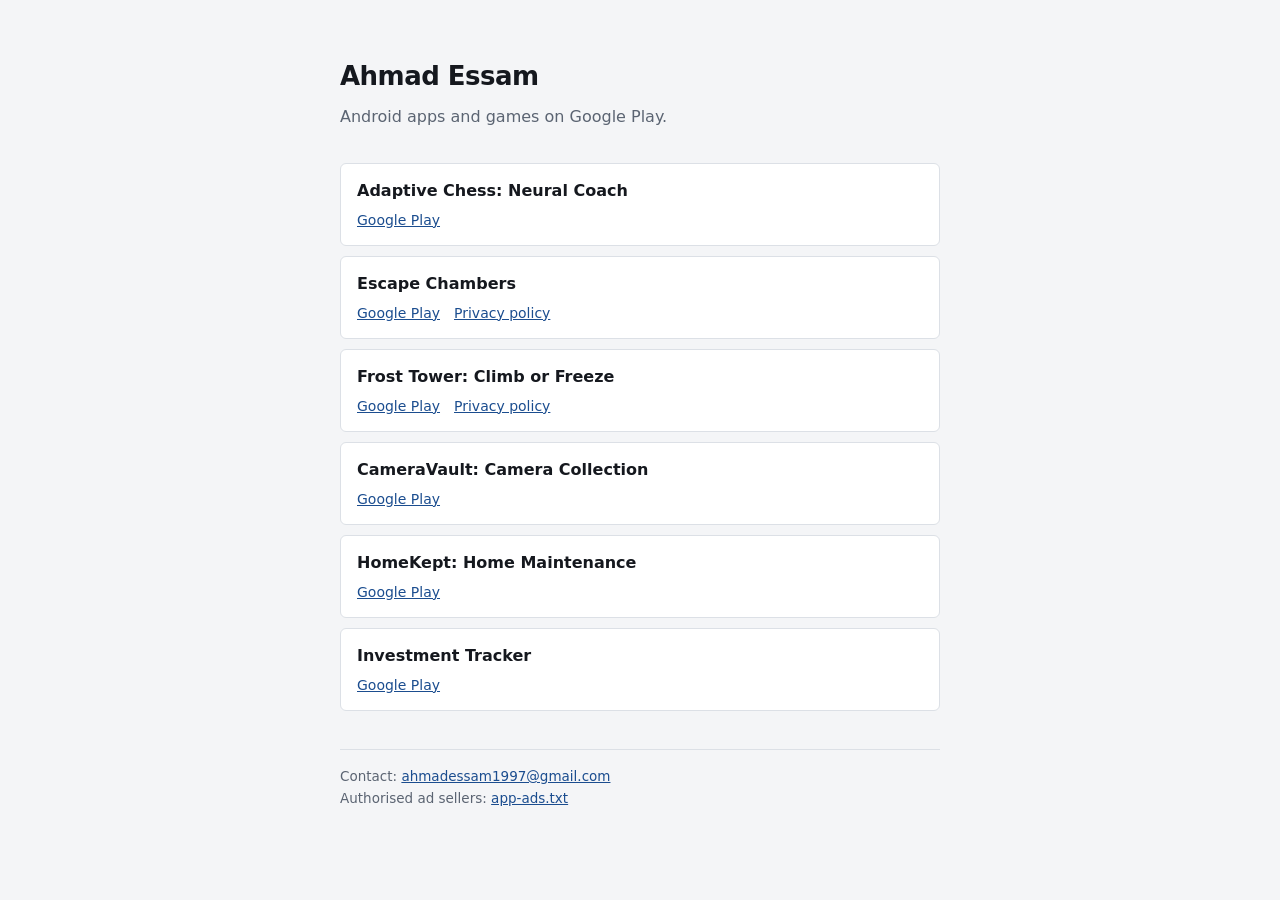
<file: index.html>
<!doctype html>
<html lang="en">
<head>
<meta charset="utf-8">
<meta name="viewport" content="width=device-width, initial-scale=1">
<title>Ahmad Essam — Android apps</title>
<style>
  :root{
    --ground:#F4F5F7; --surface:#fff; --ink:#15181E; --dim:#5B6472;
    --rule:#DCE0E6; --accent:#1B4D8F;
  }
  @media (prefers-color-scheme: dark){
    :root{ --ground:#0F1216; --surface:#171B21; --ink:#E6EAF0; --dim:#9AA4B2;
           --rule:#2A313B; --accent:#7FA9E8; }
  }
  *{box-sizing:border-box}
  body{margin:0;background:var(--ground);color:var(--ink);
       font:16px/1.6 -apple-system,"Segoe UI",system-ui,sans-serif}
  main{max-width:640px;margin:0 auto;padding:56px 20px 80px}
  h1{font-size:26px;letter-spacing:-.02em;margin:0 0 6px}
  .sub{color:var(--dim);margin:0 0 34px}
  ul{list-style:none;margin:0;padding:0;display:flex;flex-direction:column;gap:10px}
  li{background:var(--surface);border:1px solid var(--rule);border-radius:6px;padding:14px 16px}
  .nm{font-weight:600}
  .links{margin-top:5px;font-size:14px;display:flex;gap:14px;flex-wrap:wrap}
  a{color:var(--accent)}
  footer{margin-top:38px;padding-top:16px;border-top:1px solid var(--rule);
         color:var(--dim);font-size:13.5px}
</style>
</head>
<body>
<main>
  <h1>Ahmad Essam</h1>
  <p class="sub">Android apps and games on Google Play.</p>
  <ul>
    <li><span class="nm">Adaptive Chess: Neural Coach</span>
      <div class="links"><a href="https://play.google.com/store/apps/details?id=com.ahmadessam.adaptivechess">Google Play</a></div></li>
    <li><span class="nm">Escape Chambers</span>
      <div class="links"><a href="https://play.google.com/store/apps/details?id=com.ahmadessam.escapechambers">Google Play</a>
      <a href="./escape-chambers/privacy-policy.html">Privacy policy</a></div></li>
    <li><span class="nm">Frost Tower: Climb or Freeze</span>
      <div class="links"><a href="https://play.google.com/store/apps/details?id=com.ahmadessam.frosttower">Google Play</a>
      <a href="./frost-tower/privacy-policy.html">Privacy policy</a></div></li>
    <li><span class="nm">CameraVault: Camera Collection</span>
      <div class="links"><a href="https://play.google.com/store/apps/details?id=com.ahmadessam.camera_vault">Google Play</a></div></li>
    <li><span class="nm">HomeKept: Home Maintenance</span>
      <div class="links"><a href="https://play.google.com/store/apps/details?id=com.ahmadessam.homekept">Google Play</a></div></li>
    <li><span class="nm">Investment Tracker</span>
      <div class="links"><a href="https://play.google.com/store/apps/details?id=com.ahmadessam.investmenttracker">Google Play</a></div></li>
  </ul>
  <footer>
    Contact: <a href="mailto:ahmadessam1997@gmail.com">ahmadessam1997@gmail.com</a><br>
    Authorised ad sellers: <a href="./app-ads.txt">app-ads.txt</a>
  </footer>
</main>
</body>
</html>
</file>
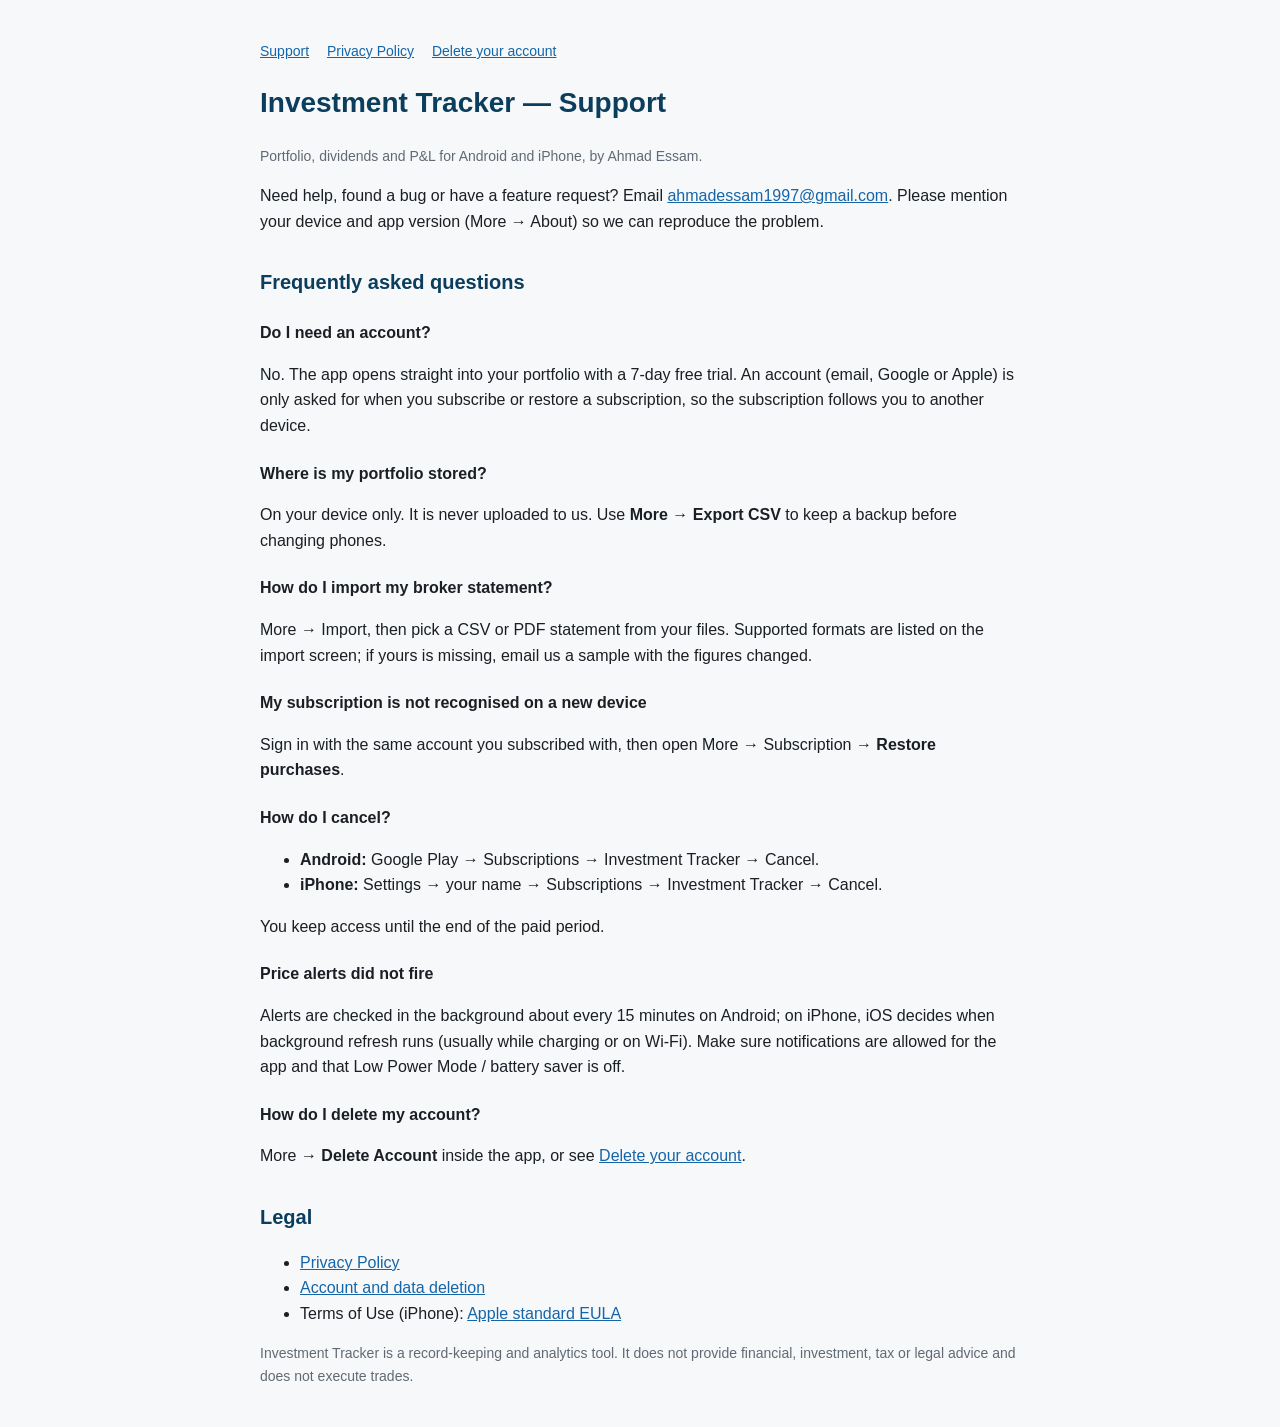
<file: investment-tracker/index.html>
<!DOCTYPE html>
<html lang="en">
<head>
  <meta charset="utf-8">
  <meta name="viewport" content="width=device-width, initial-scale=1">
  <title>Investment Tracker — Support</title>
  <style>
    body { max-width: 760px; margin: 40px auto; padding: 0 20px;
           font-family: -apple-system, Segoe UI, Roboto, sans-serif;
           line-height: 1.6; color: #1b1f24; background: #f6f8fa; }
    h1 { font-size: 28px; color: #0b3d5c; }
    h2 { font-size: 20px; margin-top: 32px; color: #0b3d5c; }
    h3 { font-size: 16px; margin-top: 22px; }
    .muted { color: #606a74; font-size: 14px; }
    a { color: #1565a8; }
    nav a { margin-right: 14px; }
  </style>
</head>
<body>
  <nav class="muted">
    <a href="index.html">Support</a>
    <a href="privacy-policy.html">Privacy Policy</a>
    <a href="delete-account.html">Delete your account</a>
  </nav>

  <h1>Investment Tracker — Support</h1>
  <p class="muted">Portfolio, dividends and P&amp;L for Android and iPhone, by Ahmad Essam.</p>

  <p>Need help, found a bug or have a feature request? Email
  <a href="mailto:ahmadessam1997@gmail.com?subject=Investment%20Tracker%20support">ahmadessam1997@gmail.com</a>.
  Please mention your device and app version (More → About) so we can reproduce the problem.</p>

  <h2>Frequently asked questions</h2>

  <h3>Do I need an account?</h3>
  <p>No. The app opens straight into your portfolio with a 7-day free trial. An account (email, Google
  or Apple) is only asked for when you subscribe or restore a subscription, so the subscription follows
  you to another device.</p>

  <h3>Where is my portfolio stored?</h3>
  <p>On your device only. It is never uploaded to us. Use <strong>More → Export CSV</strong> to keep a backup
  before changing phones.</p>

  <h3>How do I import my broker statement?</h3>
  <p>More → Import, then pick a CSV or PDF statement from your files. Supported formats are listed on the
  import screen; if yours is missing, email us a sample with the figures changed.</p>

  <h3>My subscription is not recognised on a new device</h3>
  <p>Sign in with the same account you subscribed with, then open More → Subscription →
  <strong>Restore purchases</strong>.</p>

  <h3>How do I cancel?</h3>
  <ul>
    <li><strong>Android:</strong> Google Play → Subscriptions → Investment Tracker → Cancel.</li>
    <li><strong>iPhone:</strong> Settings → your name → Subscriptions → Investment Tracker → Cancel.</li>
  </ul>
  <p>You keep access until the end of the paid period.</p>

  <h3>Price alerts did not fire</h3>
  <p>Alerts are checked in the background about every 15 minutes on Android; on iPhone, iOS decides when
  background refresh runs (usually while charging or on Wi-Fi). Make sure notifications are allowed for
  the app and that Low Power Mode / battery saver is off.</p>

  <h3>How do I delete my account?</h3>
  <p>More → <strong>Delete Account</strong> inside the app, or see <a href="delete-account.html">Delete your account</a>.</p>

  <h2>Legal</h2>
  <ul>
    <li><a href="privacy-policy.html">Privacy Policy</a></li>
    <li><a href="delete-account.html">Account and data deletion</a></li>
    <li>Terms of Use (iPhone): <a href="https://www.apple.com/legal/internet-services/itunes/dev/stdeula/">Apple standard EULA</a></li>
  </ul>

  <p class="muted">Investment Tracker is a record-keeping and analytics tool. It does not provide financial,
  investment, tax or legal advice and does not execute trades.</p>
</body>
</html>
</file>
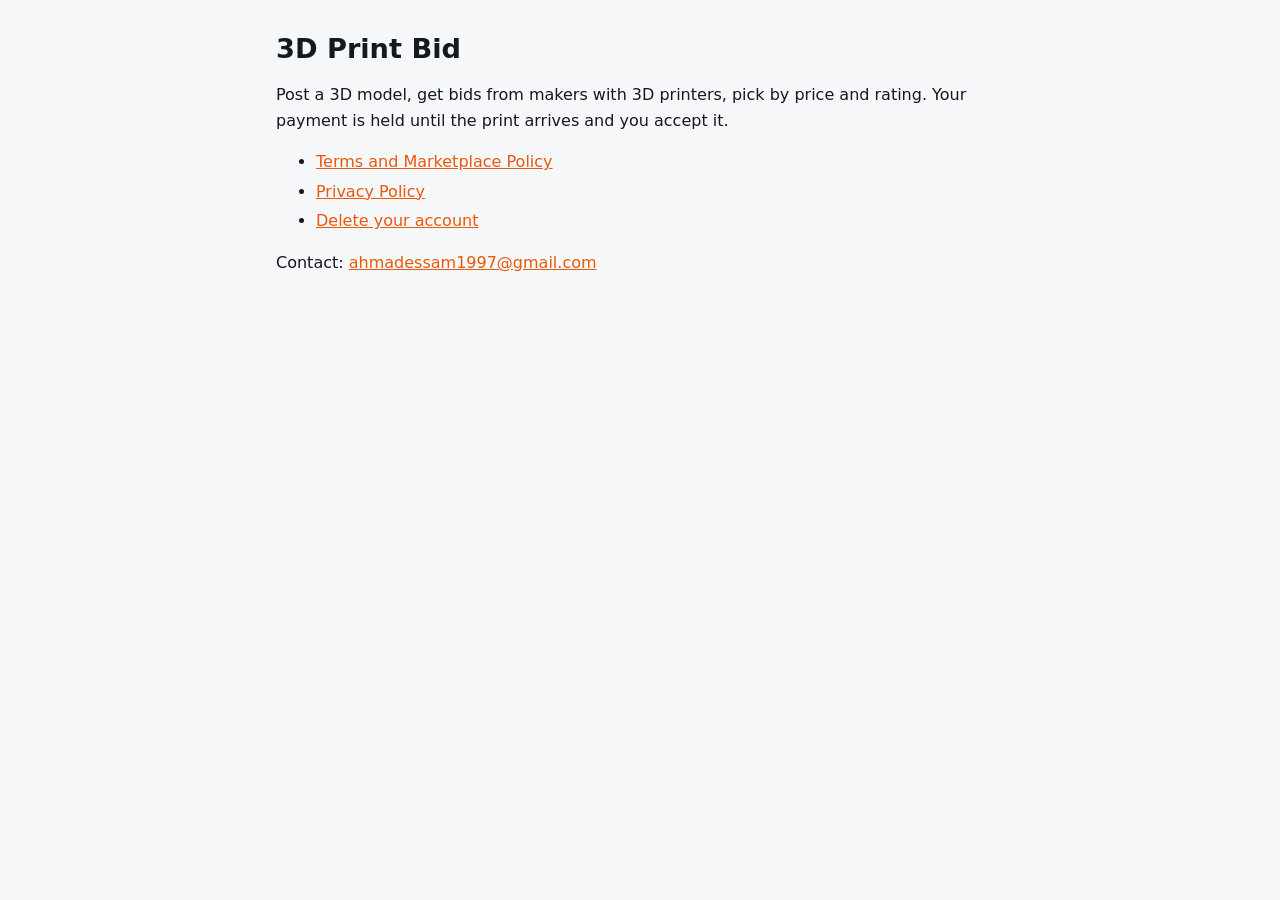
<file: print-bid-3d/index.html>
<!doctype html>
<html lang="en">
<head>
<meta charset="utf-8">
<meta name="viewport" content="width=device-width, initial-scale=1">
<title>3D Print Bid</title>
<link rel="stylesheet" href="page.css">
</head>
<body>
<main>
<h1>3D Print Bid</h1>
<p>Post a 3D model, get bids from makers with 3D printers, pick by price and rating. Your payment is held until
the print arrives and you accept it.</p>
<ul>
<li><a href="terms.html">Terms and Marketplace Policy</a></li>
<li><a href="privacy.html">Privacy Policy</a></li>
<li><a href="delete-account.html">Delete your account</a></li>
</ul>
<p>Contact: <a href="mailto:ahmadessam1997@gmail.com">ahmadessam1997@gmail.com</a></p>
</main>
</body>
</html>
</file>
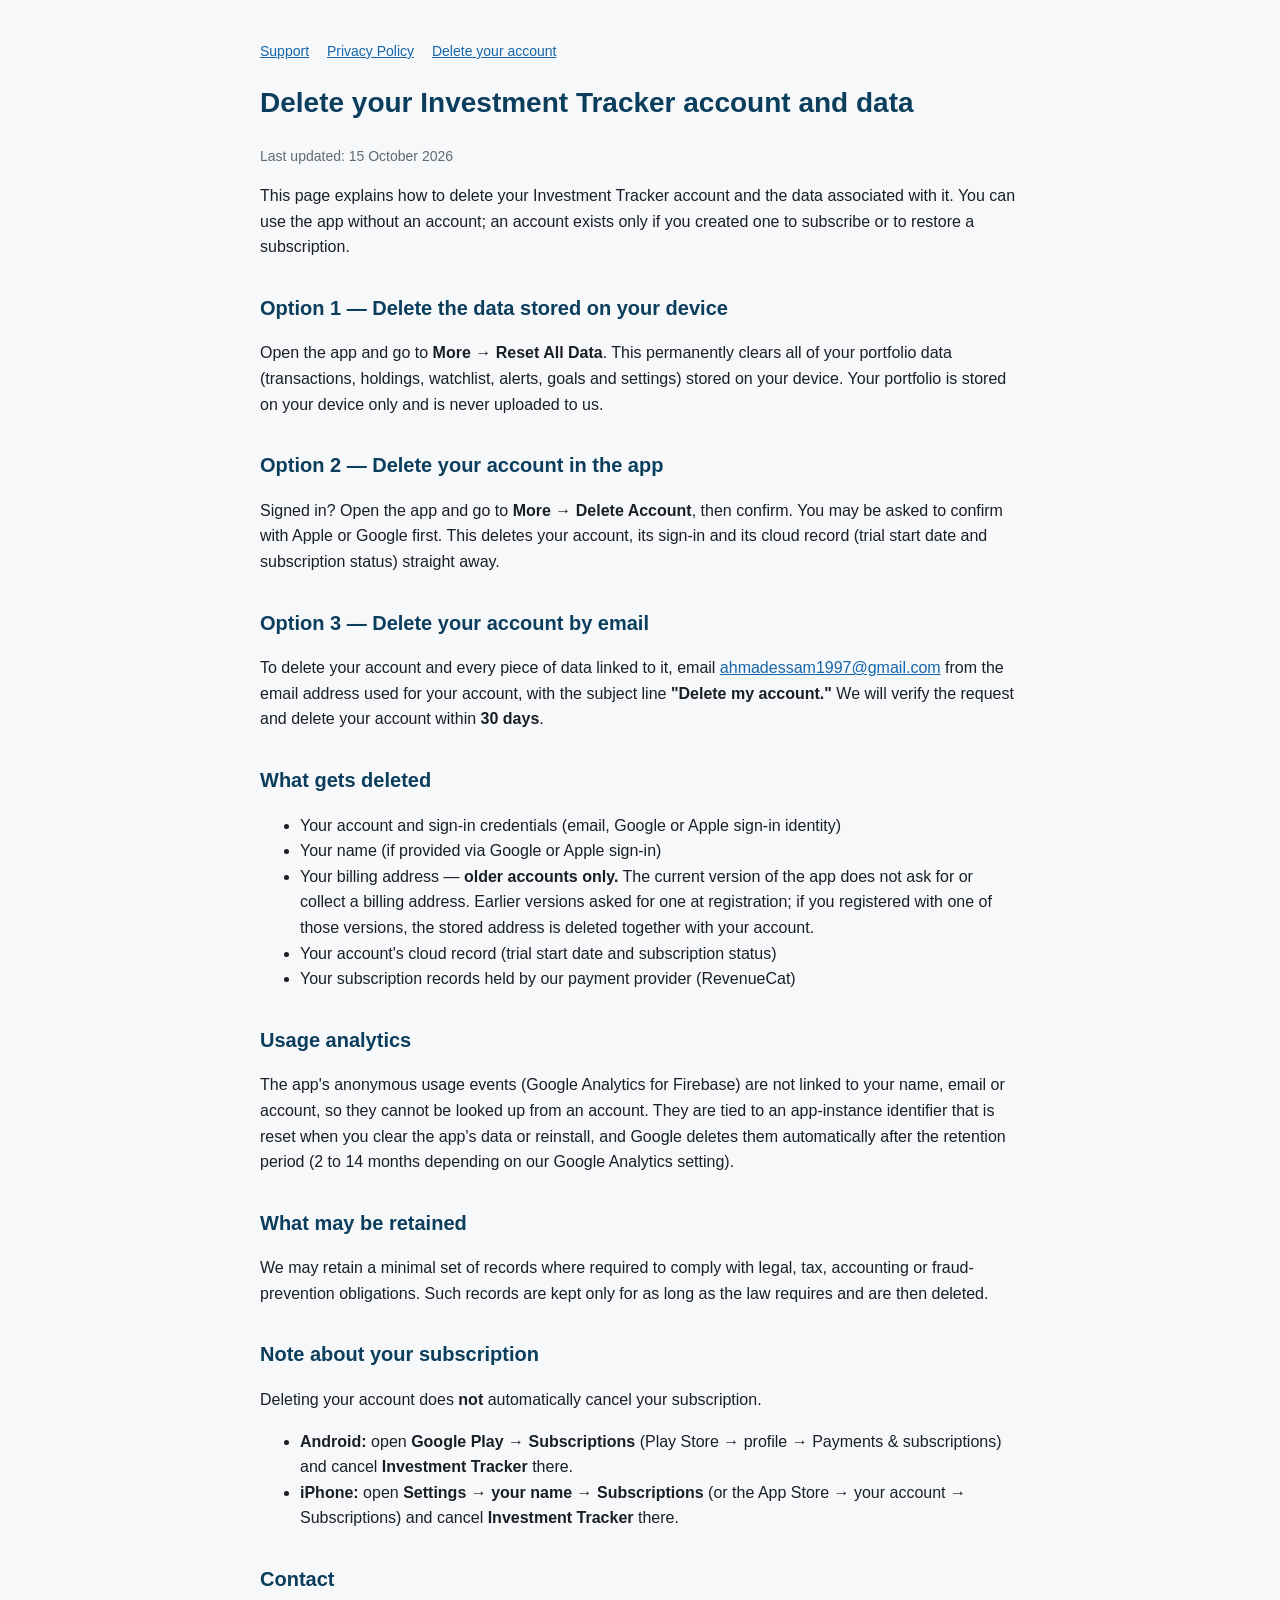
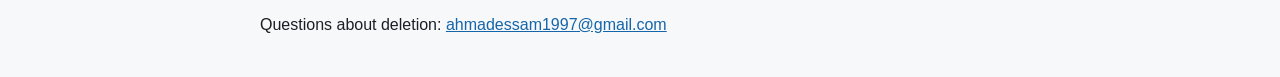
<file: investment-tracker/delete-account.html>
<!DOCTYPE html>
<html lang="en">
<head>
  <meta charset="utf-8">
  <meta name="viewport" content="width=device-width, initial-scale=1">
  <title>Investment Tracker — Delete your account</title>
  <style>
    body { max-width: 760px; margin: 40px auto; padding: 0 20px;
           font-family: -apple-system, Segoe UI, Roboto, sans-serif;
           line-height: 1.6; color: #1b1f24; background: #f6f8fa; }
    h1 { font-size: 28px; color: #0b3d5c; }
    h2 { font-size: 20px; margin-top: 32px; color: #0b3d5c; }
    .muted { color: #606a74; font-size: 14px; }
    a { color: #1565a8; }
    nav a { margin-right: 14px; }
  </style>
</head>
<body>
  <nav class="muted">
    <a href="index.html">Support</a>
    <a href="privacy-policy.html">Privacy Policy</a>
    <a href="delete-account.html">Delete your account</a>
  </nav>

  <h1>Delete your Investment Tracker account and data</h1>
  <p class="muted">Last updated: 15 October 2026</p>

  <p>
    This page explains how to delete your Investment Tracker account and the data associated with it.
    You can use the app without an account; an account exists only if you created one to subscribe or
    to restore a subscription.
  </p>

  <h2>Option 1 — Delete the data stored on your device</h2>
  <p>Open the app and go to <strong>More → Reset All Data</strong>. This permanently clears all of your
  portfolio data (transactions, holdings, watchlist, alerts, goals and settings) stored on your device.
  Your portfolio is stored on your device only and is never uploaded to us.</p>

  <h2>Option 2 — Delete your account in the app</h2>
  <p>Signed in? Open the app and go to <strong>More → Delete Account</strong>, then confirm. You may be
  asked to confirm with Apple or Google first. This deletes your account, its sign-in and its cloud
  record (trial start date and subscription status) straight away.</p>

  <h2>Option 3 — Delete your account by email</h2>
  <p>To delete your account and every piece of data linked to it, email
  <a href="mailto:ahmadessam1997@gmail.com?subject=Delete%20my%20account">ahmadessam1997@gmail.com</a>
  from the email address used for your account, with the subject line <strong>"Delete my account."</strong>
  We will verify the request and delete your account within <strong>30 days</strong>.</p>

  <h2>What gets deleted</h2>
  <ul>
    <li>Your account and sign-in credentials (email, Google or Apple sign-in identity)</li>
    <li>Your name (if provided via Google or Apple sign-in)</li>
    <li>Your billing address — <strong>older accounts only.</strong> The current version of the app does not
      ask for or collect a billing address. Earlier versions asked for one at registration; if you registered
      with one of those versions, the stored address is deleted together with your account.</li>
    <li>Your account's cloud record (trial start date and subscription status)</li>
    <li>Your subscription records held by our payment provider (RevenueCat)</li>
  </ul>

  <h2>Usage analytics</h2>
  <p>The app's anonymous usage events (Google Analytics for Firebase) are not linked to your name, email
  or account, so they cannot be looked up from an account. They are tied to an app-instance identifier
  that is reset when you clear the app's data or reinstall, and Google deletes them automatically after
  the retention period (2 to 14 months depending on our Google Analytics setting).</p>

  <h2>What may be retained</h2>
  <p>We may retain a minimal set of records where required to comply with legal, tax, accounting or
  fraud-prevention obligations. Such records are kept only for as long as the law requires and are then
  deleted.</p>

  <h2>Note about your subscription</h2>
  <p>Deleting your account does <strong>not</strong> automatically cancel your subscription.</p>
  <ul>
    <li><strong>Android:</strong> open <strong>Google Play → Subscriptions</strong> (Play Store → profile →
      Payments &amp; subscriptions) and cancel <strong>Investment Tracker</strong> there.</li>
    <li><strong>iPhone:</strong> open <strong>Settings → your name → Subscriptions</strong> (or the App Store →
      your account → Subscriptions) and cancel <strong>Investment Tracker</strong> there.</li>
  </ul>

  <h2>Contact</h2>
  <p>Questions about deletion: <a href="mailto:ahmadessam1997@gmail.com">ahmadessam1997@gmail.com</a></p>
</body>
</html>
</file>
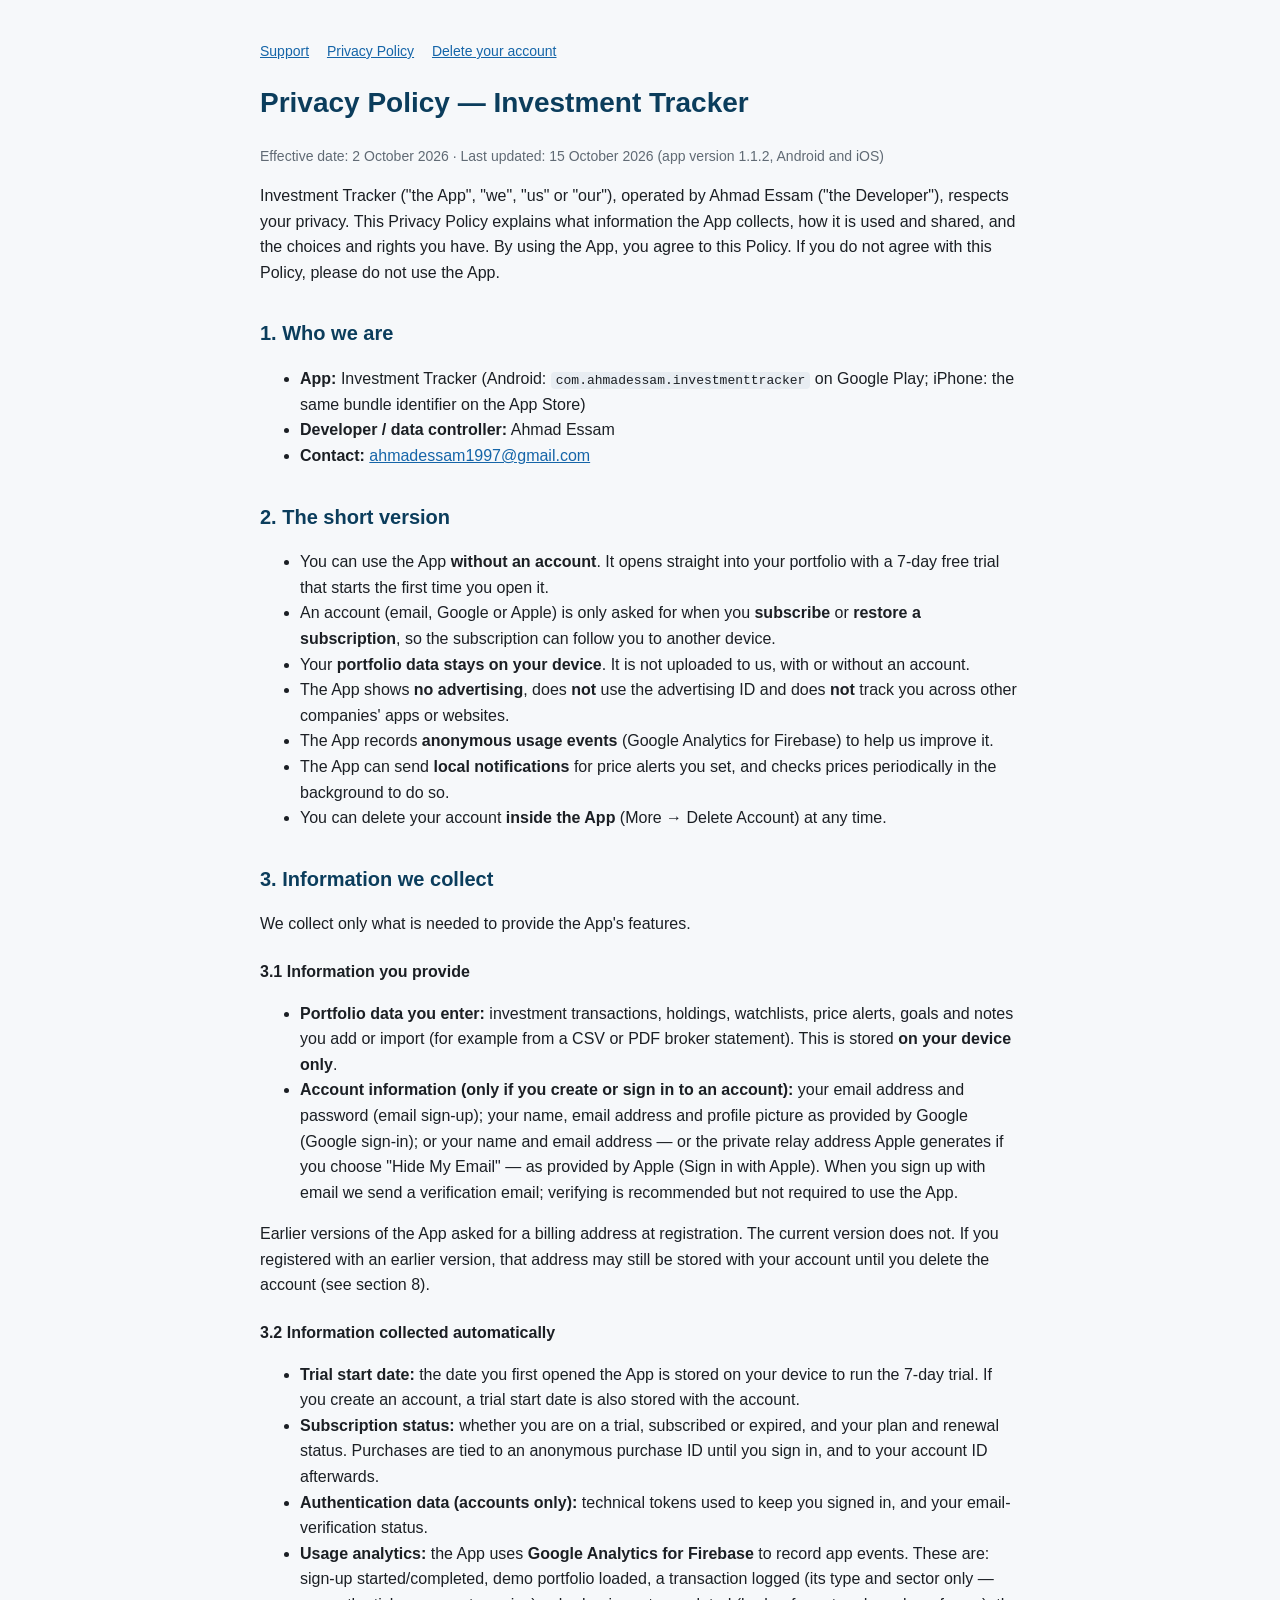
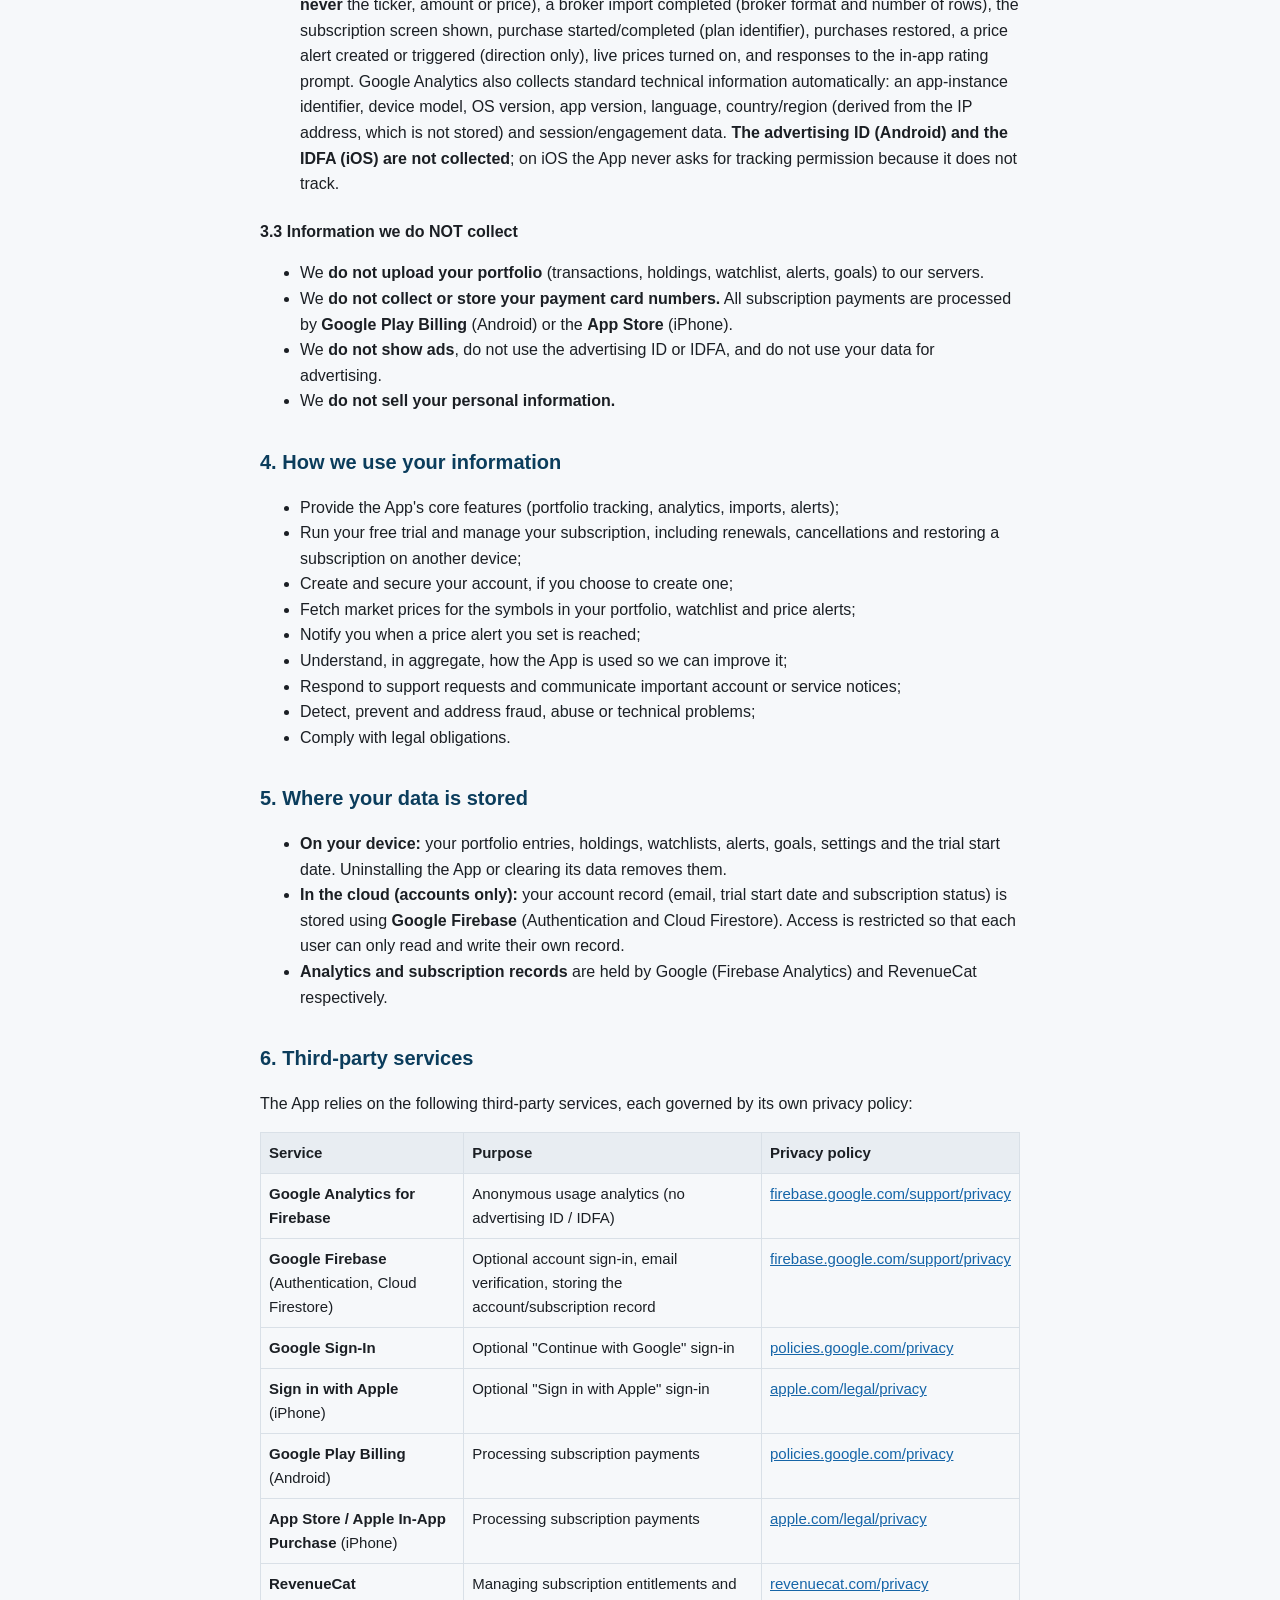
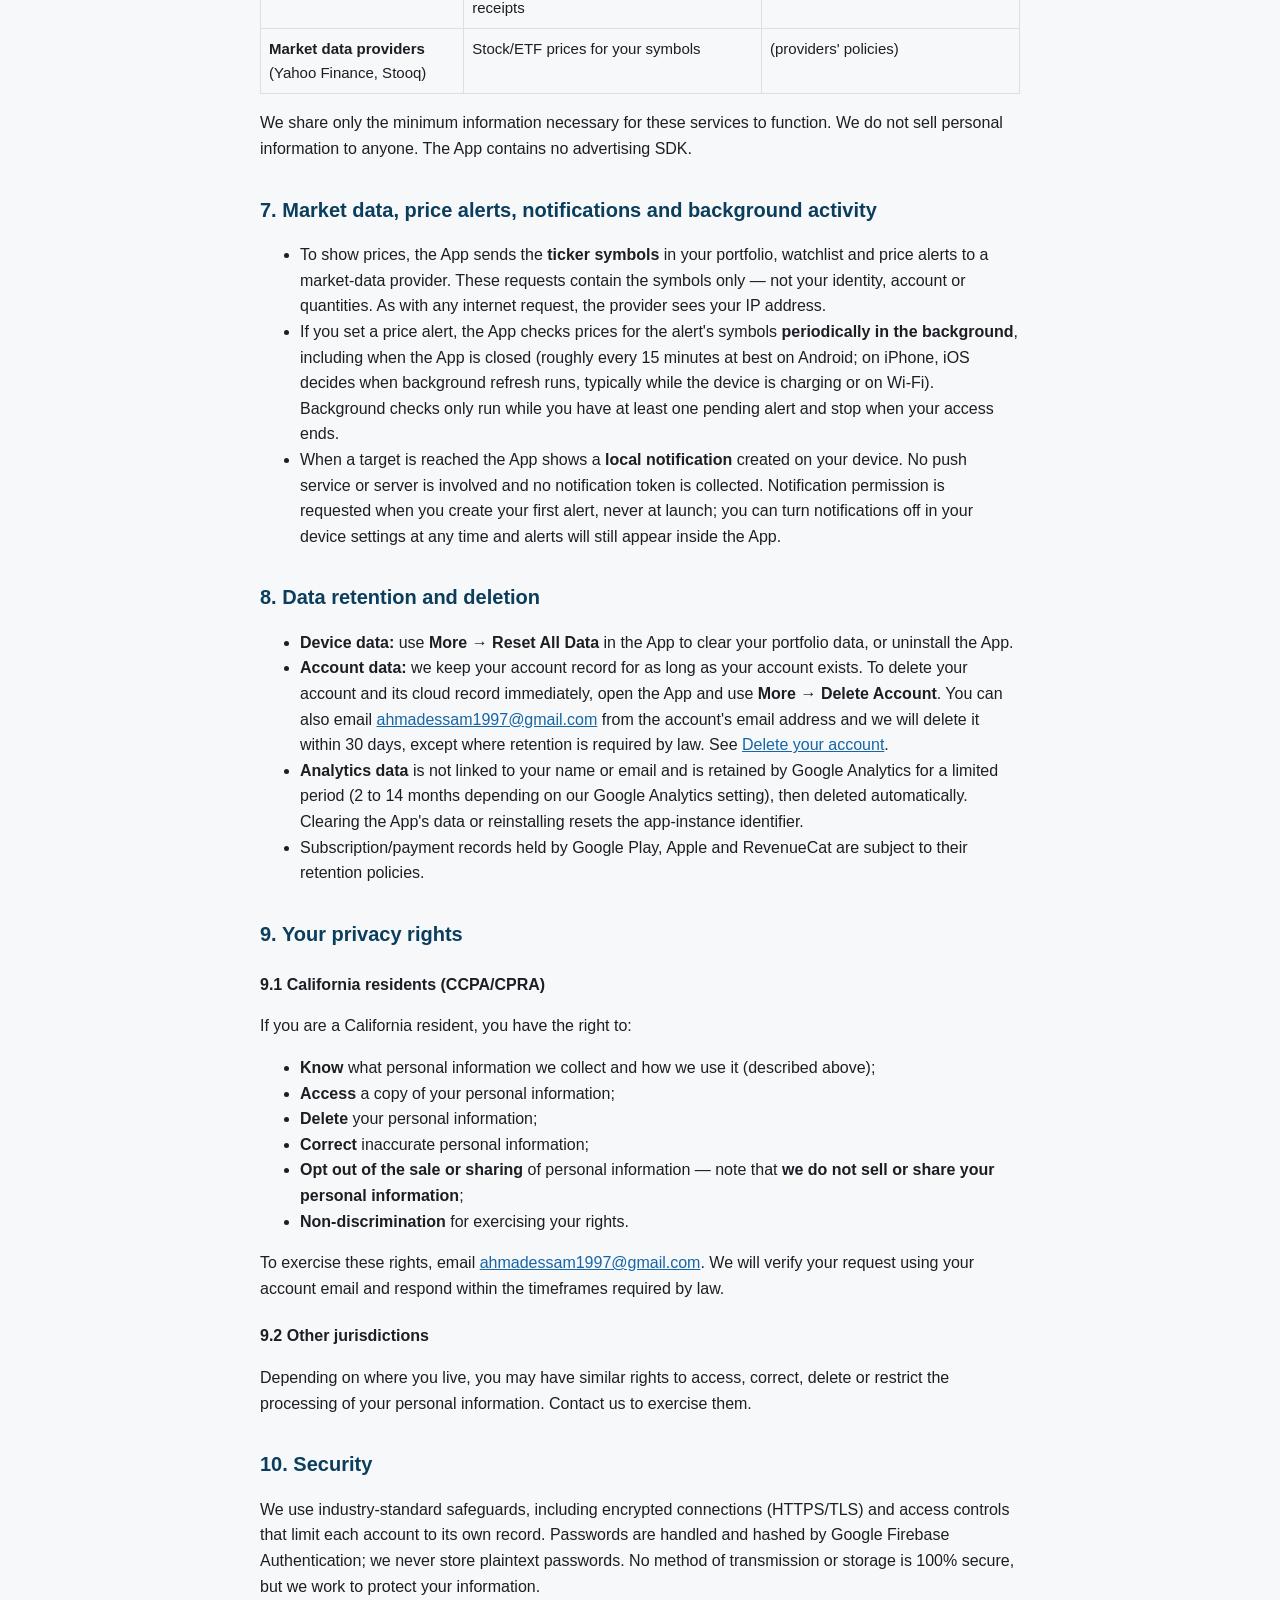
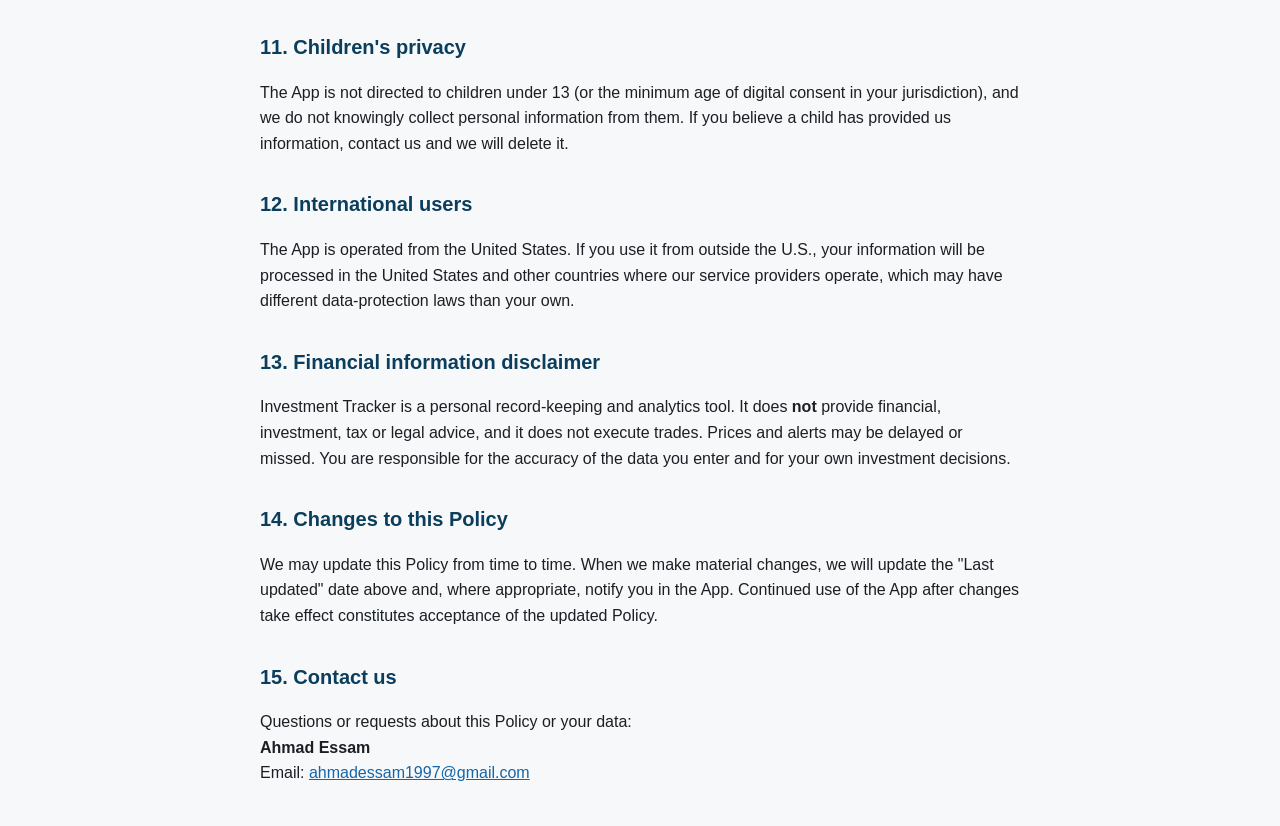
<file: investment-tracker/privacy-policy.html>
<!DOCTYPE html>
<html lang="en">
<head>
  <meta charset="utf-8">
  <meta name="viewport" content="width=device-width, initial-scale=1">
  <title>Investment Tracker — Privacy Policy</title>
  <style>
    body { max-width: 760px; margin: 40px auto; padding: 0 20px;
           font-family: -apple-system, Segoe UI, Roboto, sans-serif;
           line-height: 1.6; color: #1b1f24; background: #f6f8fa; }
    h1 { font-size: 28px; color: #0b3d5c; }
    h2 { font-size: 20px; margin-top: 32px; color: #0b3d5c; }
    h3 { font-size: 16px; margin-top: 22px; }
    .muted { color: #606a74; font-size: 14px; }
    code { background: #e8edf2; padding: 1px 5px; border-radius: 4px; }
    a { color: #1565a8; }
    table { border-collapse: collapse; width: 100%; margin-top: 12px; }
    th, td { border: 1px solid #d9e0e7; padding: 8px; text-align: left;
             font-size: 15px; vertical-align: top; }
    th { background: #e8edf2; }
    nav a { margin-right: 14px; }
  </style>
</head>
<body>
  <nav class="muted">
    <a href="index.html">Support</a>
    <a href="privacy-policy.html">Privacy Policy</a>
    <a href="delete-account.html">Delete your account</a>
  </nav>

  <h1>Privacy Policy — Investment Tracker</h1>
  <p class="muted">Effective date: 2 October 2026 · Last updated: 15 October 2026 (app version 1.1.2, Android and iOS)</p>

  <p>
    Investment Tracker ("the App", "we", "us" or "our"), operated by Ahmad Essam ("the Developer"),
    respects your privacy. This Privacy Policy explains what information the App collects, how it is used
    and shared, and the choices and rights you have. By using the App, you agree to this Policy. If you do
    not agree with this Policy, please do not use the App.
  </p>

  <h2>1. Who we are</h2>
  <ul>
    <li><strong>App:</strong> Investment Tracker (Android: <code>com.ahmadessam.investmenttracker</code> on Google Play; iPhone: the same bundle identifier on the App Store)</li>
    <li><strong>Developer / data controller:</strong> Ahmad Essam</li>
    <li><strong>Contact:</strong> <a href="mailto:ahmadessam1997@gmail.com">ahmadessam1997@gmail.com</a></li>
  </ul>

  <h2>2. The short version</h2>
  <ul>
    <li>You can use the App <strong>without an account</strong>. It opens straight into your portfolio with a 7-day free trial that starts the first time you open it.</li>
    <li>An account (email, Google or Apple) is only asked for when you <strong>subscribe</strong> or <strong>restore a subscription</strong>, so the subscription can follow you to another device.</li>
    <li>Your <strong>portfolio data stays on your device</strong>. It is not uploaded to us, with or without an account.</li>
    <li>The App shows <strong>no advertising</strong>, does <strong>not</strong> use the advertising ID and does <strong>not</strong> track you across other companies' apps or websites.</li>
    <li>The App records <strong>anonymous usage events</strong> (Google Analytics for Firebase) to help us improve it.</li>
    <li>The App can send <strong>local notifications</strong> for price alerts you set, and checks prices periodically in the background to do so.</li>
    <li>You can delete your account <strong>inside the App</strong> (More → Delete Account) at any time.</li>
  </ul>

  <h2>3. Information we collect</h2>
  <p>We collect only what is needed to provide the App's features.</p>

  <h3>3.1 Information you provide</h3>
  <ul>
    <li><strong>Portfolio data you enter:</strong> investment transactions, holdings, watchlists, price alerts, goals and notes you add or import (for example from a CSV or PDF broker statement). This is stored <strong>on your device only</strong>.</li>
    <li><strong>Account information (only if you create or sign in to an account):</strong> your email address and password (email sign-up); your name, email address and profile picture as provided by Google (Google sign-in); or your name and email address — or the private relay address Apple generates if you choose "Hide My Email" — as provided by Apple (Sign in with Apple). When you sign up with email we send a verification email; verifying is recommended but not required to use the App.</li>
  </ul>
  <p>Earlier versions of the App asked for a billing address at registration. The current version does not. If you registered with an earlier version, that address may still be stored with your account until you delete the account (see section 8).</p>

  <h3>3.2 Information collected automatically</h3>
  <ul>
    <li><strong>Trial start date:</strong> the date you first opened the App is stored on your device to run the 7-day trial. If you create an account, a trial start date is also stored with the account.</li>
    <li><strong>Subscription status:</strong> whether you are on a trial, subscribed or expired, and your plan and renewal status. Purchases are tied to an anonymous purchase ID until you sign in, and to your account ID afterwards.</li>
    <li><strong>Authentication data (accounts only):</strong> technical tokens used to keep you signed in, and your email-verification status.</li>
    <li><strong>Usage analytics:</strong> the App uses <strong>Google Analytics for Firebase</strong> to record app events. These are: sign-up started/completed, demo portfolio loaded, a transaction logged (its type and sector only — <strong>never</strong> the ticker, amount or price), a broker import completed (broker format and number of rows), the subscription screen shown, purchase started/completed (plan identifier), purchases restored, a price alert created or triggered (direction only), live prices turned on, and responses to the in-app rating prompt. Google Analytics also collects standard technical information automatically: an app-instance identifier, device model, OS version, app version, language, country/region (derived from the IP address, which is not stored) and session/engagement data. <strong>The advertising ID (Android) and the IDFA (iOS) are not collected</strong>; on iOS the App never asks for tracking permission because it does not track.</li>
  </ul>

  <h3>3.3 Information we do NOT collect</h3>
  <ul>
    <li>We <strong>do not upload your portfolio</strong> (transactions, holdings, watchlist, alerts, goals) to our servers.</li>
    <li>We <strong>do not collect or store your payment card numbers.</strong> All subscription payments are processed by <strong>Google Play Billing</strong> (Android) or the <strong>App Store</strong> (iPhone).</li>
    <li>We <strong>do not show ads</strong>, do not use the advertising ID or IDFA, and do not use your data for advertising.</li>
    <li>We <strong>do not sell your personal information.</strong></li>
  </ul>

  <h2>4. How we use your information</h2>
  <ul>
    <li>Provide the App's core features (portfolio tracking, analytics, imports, alerts);</li>
    <li>Run your free trial and manage your subscription, including renewals, cancellations and restoring a subscription on another device;</li>
    <li>Create and secure your account, if you choose to create one;</li>
    <li>Fetch market prices for the symbols in your portfolio, watchlist and price alerts;</li>
    <li>Notify you when a price alert you set is reached;</li>
    <li>Understand, in aggregate, how the App is used so we can improve it;</li>
    <li>Respond to support requests and communicate important account or service notices;</li>
    <li>Detect, prevent and address fraud, abuse or technical problems;</li>
    <li>Comply with legal obligations.</li>
  </ul>

  <h2>5. Where your data is stored</h2>
  <ul>
    <li><strong>On your device:</strong> your portfolio entries, holdings, watchlists, alerts, goals, settings and the trial start date. Uninstalling the App or clearing its data removes them.</li>
    <li><strong>In the cloud (accounts only):</strong> your account record (email, trial start date and subscription status) is stored using <strong>Google Firebase</strong> (Authentication and Cloud Firestore). Access is restricted so that each user can only read and write their own record.</li>
    <li><strong>Analytics and subscription records</strong> are held by Google (Firebase Analytics) and RevenueCat respectively.</li>
  </ul>

  <h2>6. Third-party services</h2>
  <p>The App relies on the following third-party services, each governed by its own privacy policy:</p>
  <table>
    <tr><th>Service</th><th>Purpose</th><th>Privacy policy</th></tr>
    <tr><td><strong>Google Analytics for Firebase</strong></td><td>Anonymous usage analytics (no advertising ID / IDFA)</td><td><a href="https://firebase.google.com/support/privacy">firebase.google.com/support/privacy</a></td></tr>
    <tr><td><strong>Google Firebase</strong> (Authentication, Cloud Firestore)</td><td>Optional account sign-in, email verification, storing the account/subscription record</td><td><a href="https://firebase.google.com/support/privacy">firebase.google.com/support/privacy</a></td></tr>
    <tr><td><strong>Google Sign-In</strong></td><td>Optional "Continue with Google" sign-in</td><td><a href="https://policies.google.com/privacy">policies.google.com/privacy</a></td></tr>
    <tr><td><strong>Sign in with Apple</strong> (iPhone)</td><td>Optional "Sign in with Apple" sign-in</td><td><a href="https://www.apple.com/legal/privacy/">apple.com/legal/privacy</a></td></tr>
    <tr><td><strong>Google Play Billing</strong> (Android)</td><td>Processing subscription payments</td><td><a href="https://policies.google.com/privacy">policies.google.com/privacy</a></td></tr>
    <tr><td><strong>App Store / Apple In-App Purchase</strong> (iPhone)</td><td>Processing subscription payments</td><td><a href="https://www.apple.com/legal/privacy/">apple.com/legal/privacy</a></td></tr>
    <tr><td><strong>RevenueCat</strong></td><td>Managing subscription entitlements and receipts</td><td><a href="https://www.revenuecat.com/privacy">revenuecat.com/privacy</a></td></tr>
    <tr><td><strong>Market data providers</strong> (Yahoo Finance, Stooq)</td><td>Stock/ETF prices for your symbols</td><td>(providers' policies)</td></tr>
  </table>
  <p>We share only the minimum information necessary for these services to function. We do not sell personal information to anyone. The App contains no advertising SDK.</p>

  <h2>7. Market data, price alerts, notifications and background activity</h2>
  <ul>
    <li>To show prices, the App sends the <strong>ticker symbols</strong> in your portfolio, watchlist and price alerts to a market-data provider. These requests contain the symbols only — not your identity, account or quantities. As with any internet request, the provider sees your IP address.</li>
    <li>If you set a price alert, the App checks prices for the alert's symbols <strong>periodically in the background</strong>, including when the App is closed (roughly every 15 minutes at best on Android; on iPhone, iOS decides when background refresh runs, typically while the device is charging or on Wi-Fi). Background checks only run while you have at least one pending alert and stop when your access ends.</li>
    <li>When a target is reached the App shows a <strong>local notification</strong> created on your device. No push service or server is involved and no notification token is collected. Notification permission is requested when you create your first alert, never at launch; you can turn notifications off in your device settings at any time and alerts will still appear inside the App.</li>
  </ul>

  <h2>8. Data retention and deletion</h2>
  <ul>
    <li><strong>Device data:</strong> use <strong>More → Reset All Data</strong> in the App to clear your portfolio data, or uninstall the App.</li>
    <li><strong>Account data:</strong> we keep your account record for as long as your account exists. To delete your account and its cloud record immediately, open the App and use <strong>More → Delete Account</strong>. You can also email <a href="mailto:ahmadessam1997@gmail.com">ahmadessam1997@gmail.com</a> from the account's email address and we will delete it within 30 days, except where retention is required by law. See <a href="delete-account.html">Delete your account</a>.</li>
    <li><strong>Analytics data</strong> is not linked to your name or email and is retained by Google Analytics for a limited period (2 to 14 months depending on our Google Analytics setting), then deleted automatically. Clearing the App's data or reinstalling resets the app-instance identifier.</li>
    <li>Subscription/payment records held by Google Play, Apple and RevenueCat are subject to their retention policies.</li>
  </ul>

  <h2>9. Your privacy rights</h2>
  <h3>9.1 California residents (CCPA/CPRA)</h3>
  <p>If you are a California resident, you have the right to:</p>
  <ul>
    <li><strong>Know</strong> what personal information we collect and how we use it (described above);</li>
    <li><strong>Access</strong> a copy of your personal information;</li>
    <li><strong>Delete</strong> your personal information;</li>
    <li><strong>Correct</strong> inaccurate personal information;</li>
    <li><strong>Opt out of the sale or sharing</strong> of personal information — note that <strong>we do not sell or share your personal information</strong>;</li>
    <li><strong>Non-discrimination</strong> for exercising your rights.</li>
  </ul>
  <p>To exercise these rights, email <a href="mailto:ahmadessam1997@gmail.com">ahmadessam1997@gmail.com</a>. We will verify your request using your account email and respond within the timeframes required by law.</p>
  <h3>9.2 Other jurisdictions</h3>
  <p>Depending on where you live, you may have similar rights to access, correct, delete or restrict the processing of your personal information. Contact us to exercise them.</p>

  <h2>10. Security</h2>
  <p>We use industry-standard safeguards, including encrypted connections (HTTPS/TLS) and access controls that limit each account to its own record. Passwords are handled and hashed by Google Firebase Authentication; we never store plaintext passwords. No method of transmission or storage is 100% secure, but we work to protect your information.</p>

  <h2>11. Children's privacy</h2>
  <p>The App is not directed to children under 13 (or the minimum age of digital consent in your jurisdiction), and we do not knowingly collect personal information from them. If you believe a child has provided us information, contact us and we will delete it.</p>

  <h2>12. International users</h2>
  <p>The App is operated from the United States. If you use it from outside the U.S., your information will be processed in the United States and other countries where our service providers operate, which may have different data-protection laws than your own.</p>

  <h2>13. Financial information disclaimer</h2>
  <p>Investment Tracker is a personal record-keeping and analytics tool. It does <strong>not</strong> provide financial, investment, tax or legal advice, and it does not execute trades. Prices and alerts may be delayed or missed. You are responsible for the accuracy of the data you enter and for your own investment decisions.</p>

  <h2>14. Changes to this Policy</h2>
  <p>We may update this Policy from time to time. When we make material changes, we will update the "Last updated" date above and, where appropriate, notify you in the App. Continued use of the App after changes take effect constitutes acceptance of the updated Policy.</p>

  <h2>15. Contact us</h2>
  <p>Questions or requests about this Policy or your data:<br>
  <strong>Ahmad Essam</strong><br>
  Email: <a href="mailto:ahmadessam1997@gmail.com">ahmadessam1997@gmail.com</a></p>
</body>
</html>
</file>
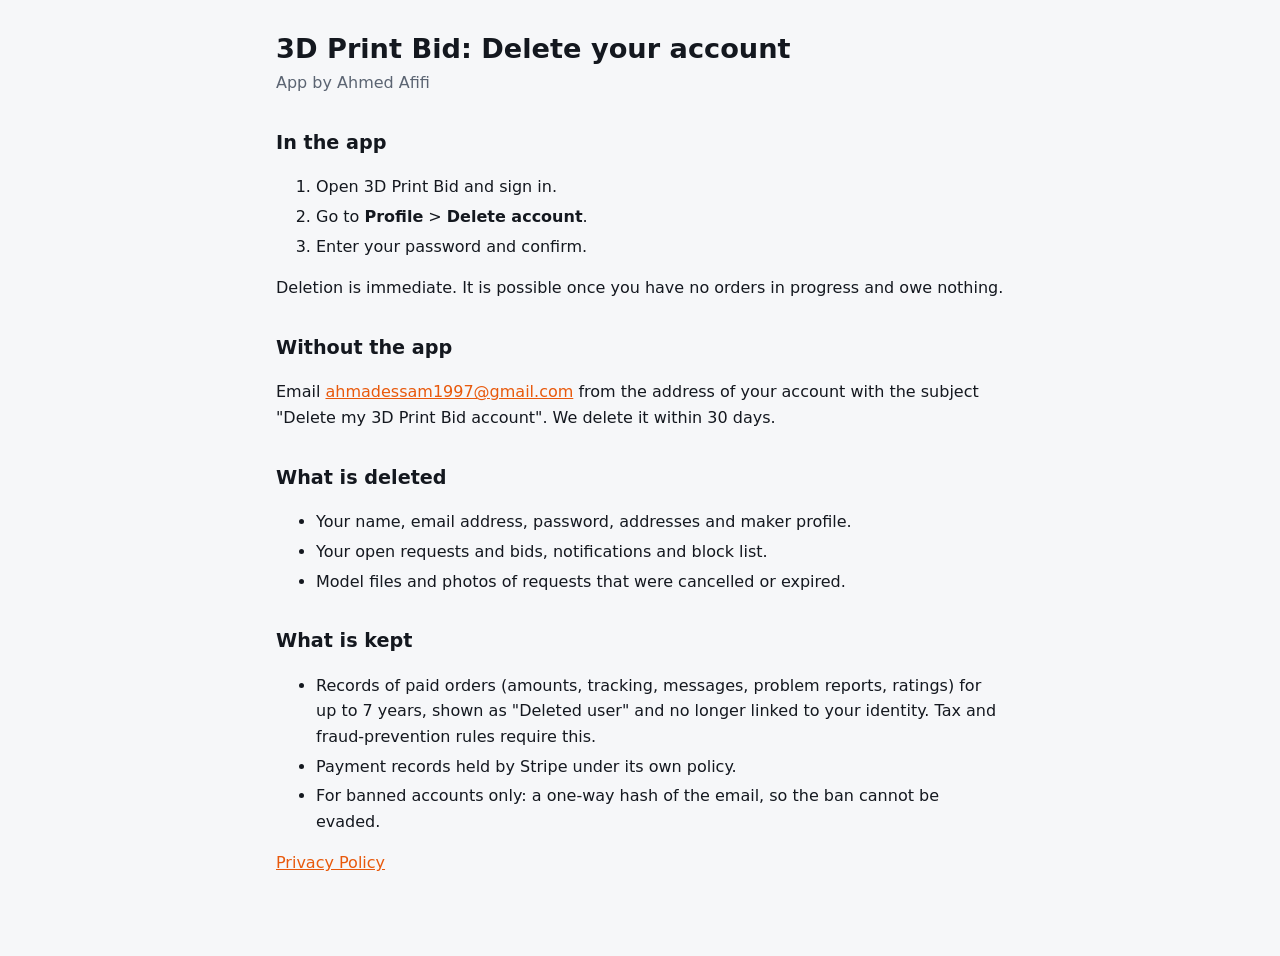
<file: print-bid-3d/delete-account.html>
<!doctype html>
<html lang="en">
<head>
<meta charset="utf-8">
<meta name="viewport" content="width=device-width, initial-scale=1">
<title>3D Print Bid - Delete your account</title>
<link rel="stylesheet" href="page.css">
</head>
<body>
<main>
<h1>3D Print Bid: Delete your account</h1>
<p class="meta">App by Ahmed Afifi</p>

<h2>In the app</h2>
<ol>
<li>Open 3D Print Bid and sign in.</li>
<li>Go to <b>Profile</b> &gt; <b>Delete account</b>.</li>
<li>Enter your password and confirm.</li>
</ol>
<p>Deletion is immediate. It is possible once you have no orders in progress and owe nothing.</p>

<h2>Without the app</h2>
<p>Email <a href="mailto:ahmadessam1997@gmail.com?subject=Delete%20my%203D%20Print%20Bid%20account">ahmadessam1997@gmail.com</a>
from the address of your account with the subject "Delete my 3D Print Bid account". We delete it within 30 days.</p>

<h2>What is deleted</h2>
<ul>
<li>Your name, email address, password, addresses and maker profile.</li>
<li>Your open requests and bids, notifications and block list.</li>
<li>Model files and photos of requests that were cancelled or expired.</li>
</ul>

<h2>What is kept</h2>
<ul>
<li>Records of paid orders (amounts, tracking, messages, problem reports, ratings) for up to 7 years, shown as
"Deleted user" and no longer linked to your identity. Tax and fraud-prevention rules require this.</li>
<li>Payment records held by Stripe under its own policy.</li>
<li>For banned accounts only: a one-way hash of the email, so the ban cannot be evaded.</li>
</ul>
<p><a href="privacy.html">Privacy Policy</a></p>
</main>
</body>
</html>
</file>
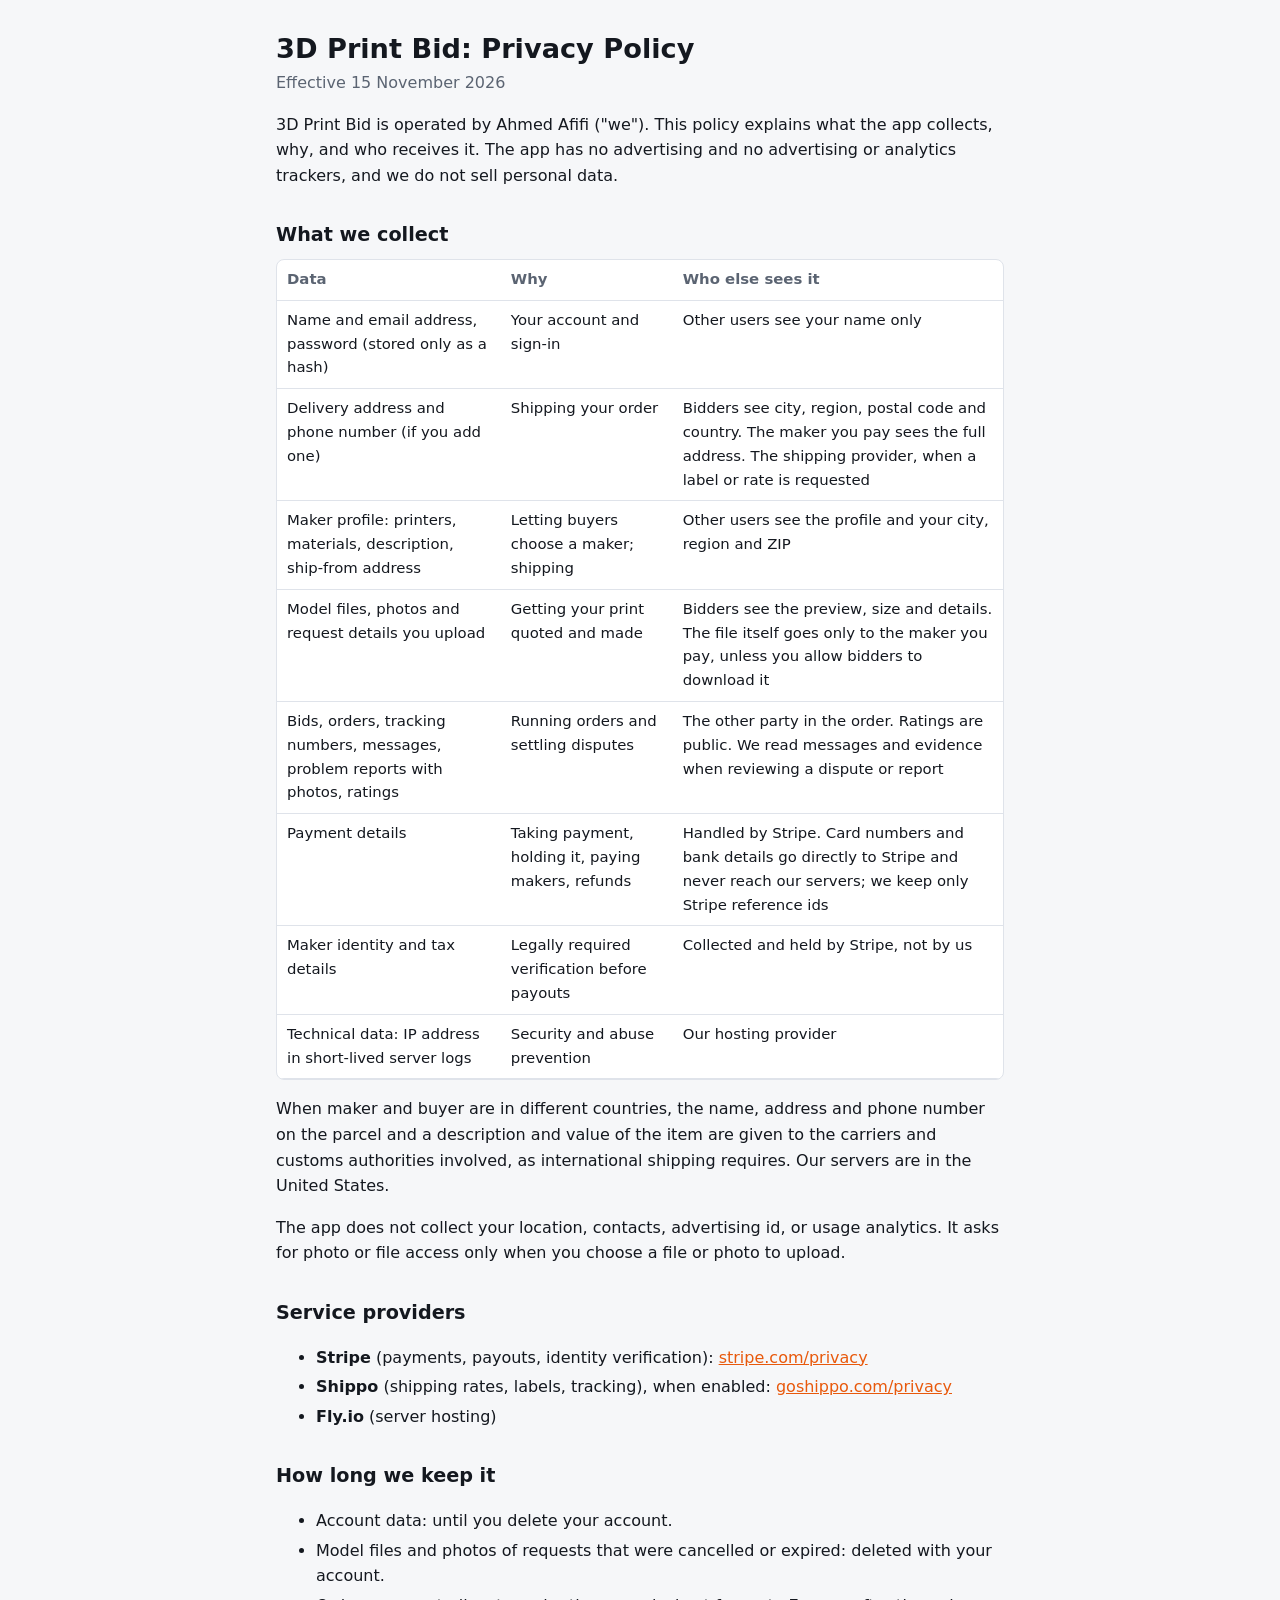
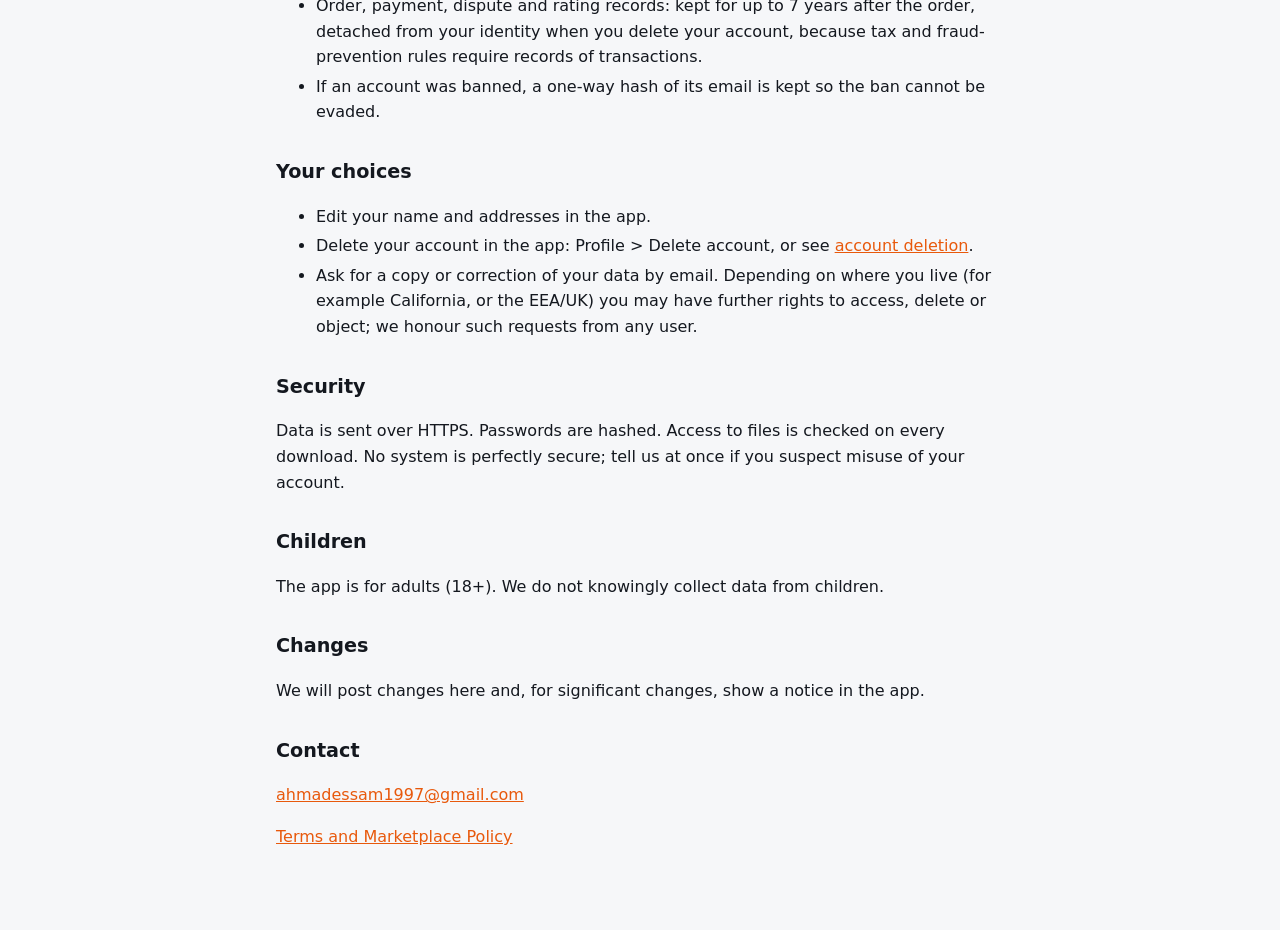
<file: print-bid-3d/privacy.html>
<!doctype html>
<html lang="en">
<head>
<meta charset="utf-8">
<meta name="viewport" content="width=device-width, initial-scale=1">
<title>3D Print Bid - Privacy Policy</title>
<link rel="stylesheet" href="page.css">
</head>
<body>
<main>
<h1>3D Print Bid: Privacy Policy</h1>
<p class="meta">Effective 15 November 2026</p>

<p>3D Print Bid is operated by Ahmed Afifi ("we"). This policy explains what the app collects, why, and who
receives it. The app has no advertising and no advertising or analytics trackers, and we do not sell personal
data.</p>

<h2>What we collect</h2>
<table>
<tr><th>Data</th><th>Why</th><th>Who else sees it</th></tr>
<tr><td>Name and email address, password (stored only as a hash)</td><td>Your account and sign-in</td><td>Other users see your name only</td></tr>
<tr><td>Delivery address and phone number (if you add one)</td><td>Shipping your order</td><td>Bidders see city, region, postal code and country. The maker you pay sees the full address. The shipping provider, when a label or rate is requested</td></tr>
<tr><td>Maker profile: printers, materials, description, ship-from address</td><td>Letting buyers choose a maker; shipping</td><td>Other users see the profile and your city, region and ZIP</td></tr>
<tr><td>Model files, photos and request details you upload</td><td>Getting your print quoted and made</td><td>Bidders see the preview, size and details. The file itself goes only to the maker you pay, unless you allow bidders to download it</td></tr>
<tr><td>Bids, orders, tracking numbers, messages, problem reports with photos, ratings</td><td>Running orders and settling disputes</td><td>The other party in the order. Ratings are public. We read messages and evidence when reviewing a dispute or report</td></tr>
<tr><td>Payment details</td><td>Taking payment, holding it, paying makers, refunds</td><td>Handled by Stripe. Card numbers and bank details go directly to Stripe and never reach our servers; we keep only Stripe reference ids</td></tr>
<tr><td>Maker identity and tax details</td><td>Legally required verification before payouts</td><td>Collected and held by Stripe, not by us</td></tr>
<tr><td>Technical data: IP address in short-lived server logs</td><td>Security and abuse prevention</td><td>Our hosting provider</td></tr>
</table>
<p>When maker and buyer are in different countries, the name, address and phone number on the parcel and a description and value of the item are given to the carriers and customs authorities involved, as international shipping requires. Our servers are in the United States.</p>
<p>The app does not collect your location, contacts, advertising id, or usage analytics. It asks for photo or
file access only when you choose a file or photo to upload.</p>

<h2>Service providers</h2>
<ul>
<li><b>Stripe</b> (payments, payouts, identity verification): <a href="https://stripe.com/privacy">stripe.com/privacy</a></li>
<li><b>Shippo</b> (shipping rates, labels, tracking), when enabled: <a href="https://goshippo.com/privacy">goshippo.com/privacy</a></li>
<li><b>Fly.io</b> (server hosting)</li>
</ul>

<h2>How long we keep it</h2>
<ul>
<li>Account data: until you delete your account.</li>
<li>Model files and photos of requests that were cancelled or expired: deleted with your account.</li>
<li>Order, payment, dispute and rating records: kept for up to 7 years after the order, detached from your
identity when you delete your account, because tax and fraud-prevention rules require records of transactions.</li>
<li>If an account was banned, a one-way hash of its email is kept so the ban cannot be evaded.</li>
</ul>

<h2>Your choices</h2>
<ul>
<li>Edit your name and addresses in the app.</li>
<li>Delete your account in the app: Profile &gt; Delete account, or see <a href="delete-account.html">account deletion</a>.</li>
<li>Ask for a copy or correction of your data by email. Depending on where you live (for example California, or
the EEA/UK) you may have further rights to access, delete or object; we honour such requests from any user.</li>
</ul>

<h2>Security</h2>
<p>Data is sent over HTTPS. Passwords are hashed. Access to files is checked on every download. No system is
perfectly secure; tell us at once if you suspect misuse of your account.</p>

<h2>Children</h2>
<p>The app is for adults (18+). We do not knowingly collect data from children.</p>

<h2>Changes</h2>
<p>We will post changes here and, for significant changes, show a notice in the app.</p>

<h2>Contact</h2>
<p><a href="mailto:ahmadessam1997@gmail.com">ahmadessam1997@gmail.com</a></p>
<p><a href="terms.html">Terms and Marketplace Policy</a></p>
</main>
</body>
</html>
</file>
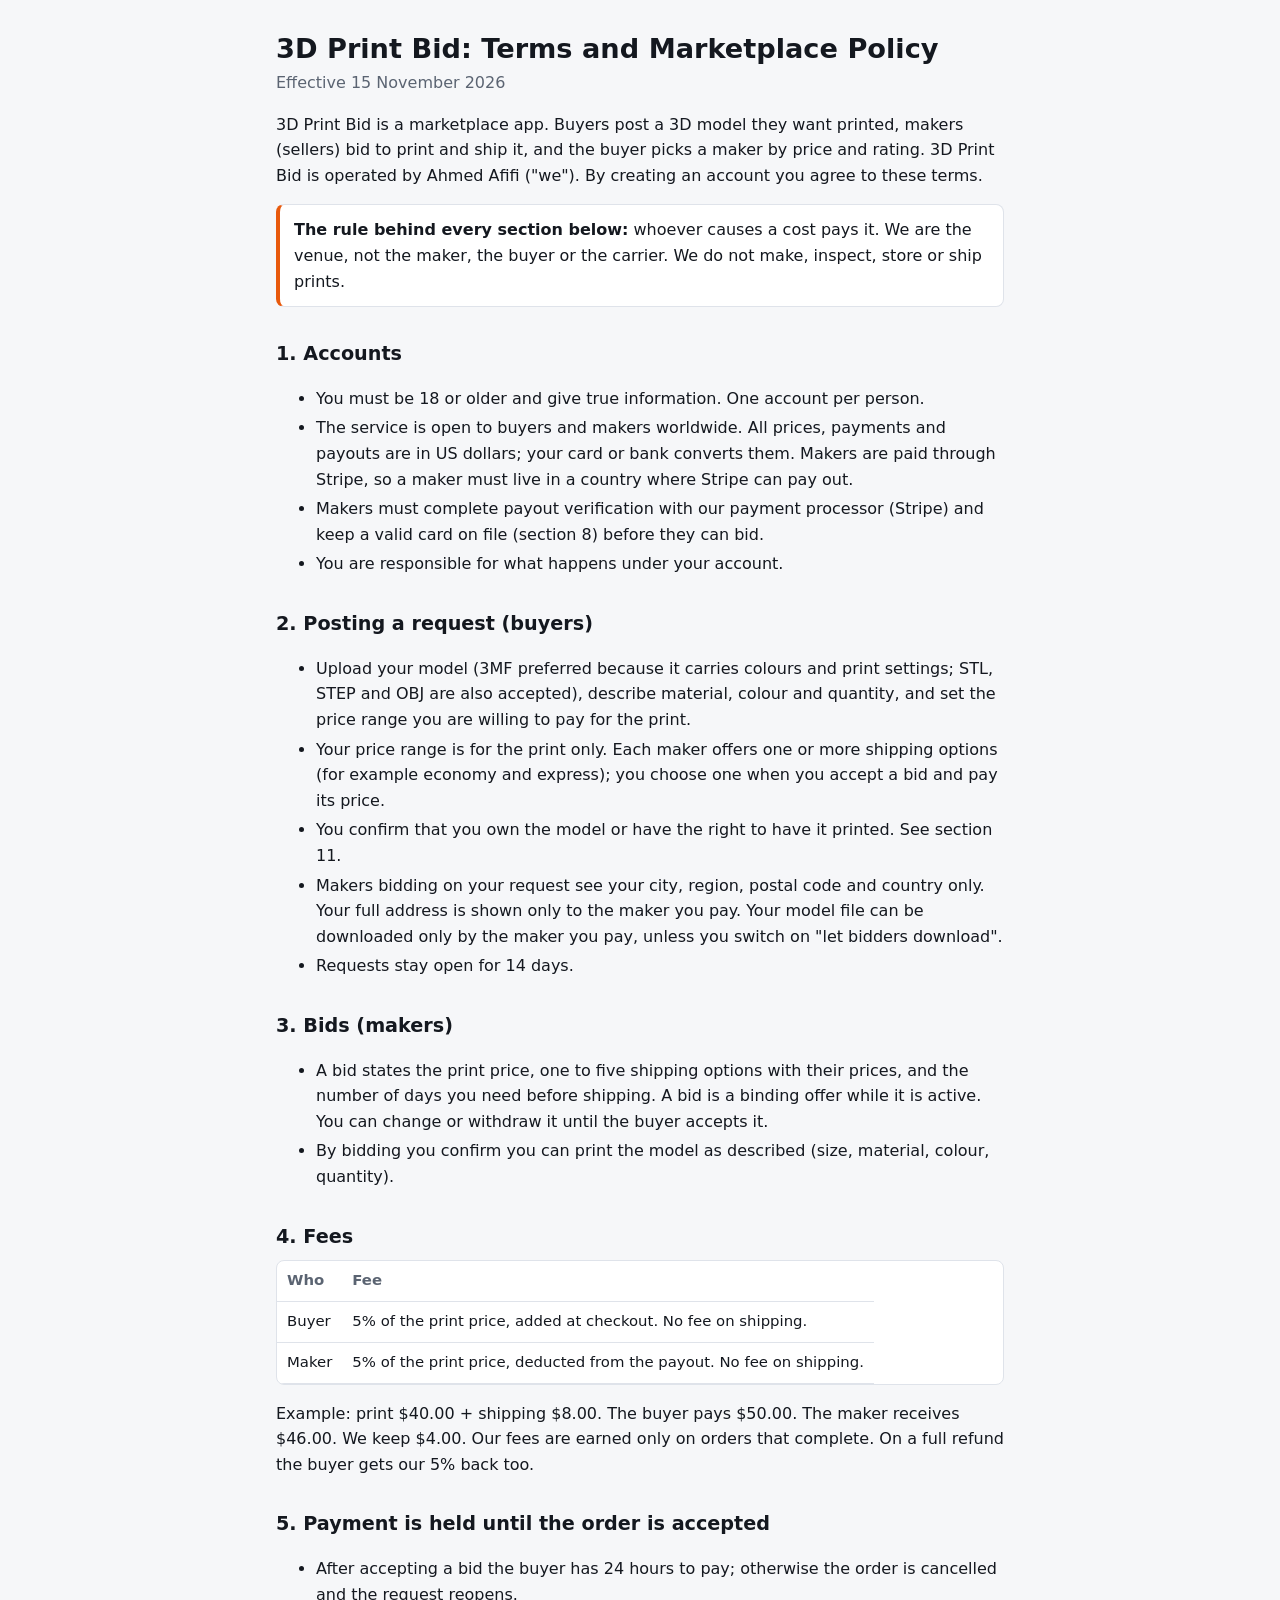
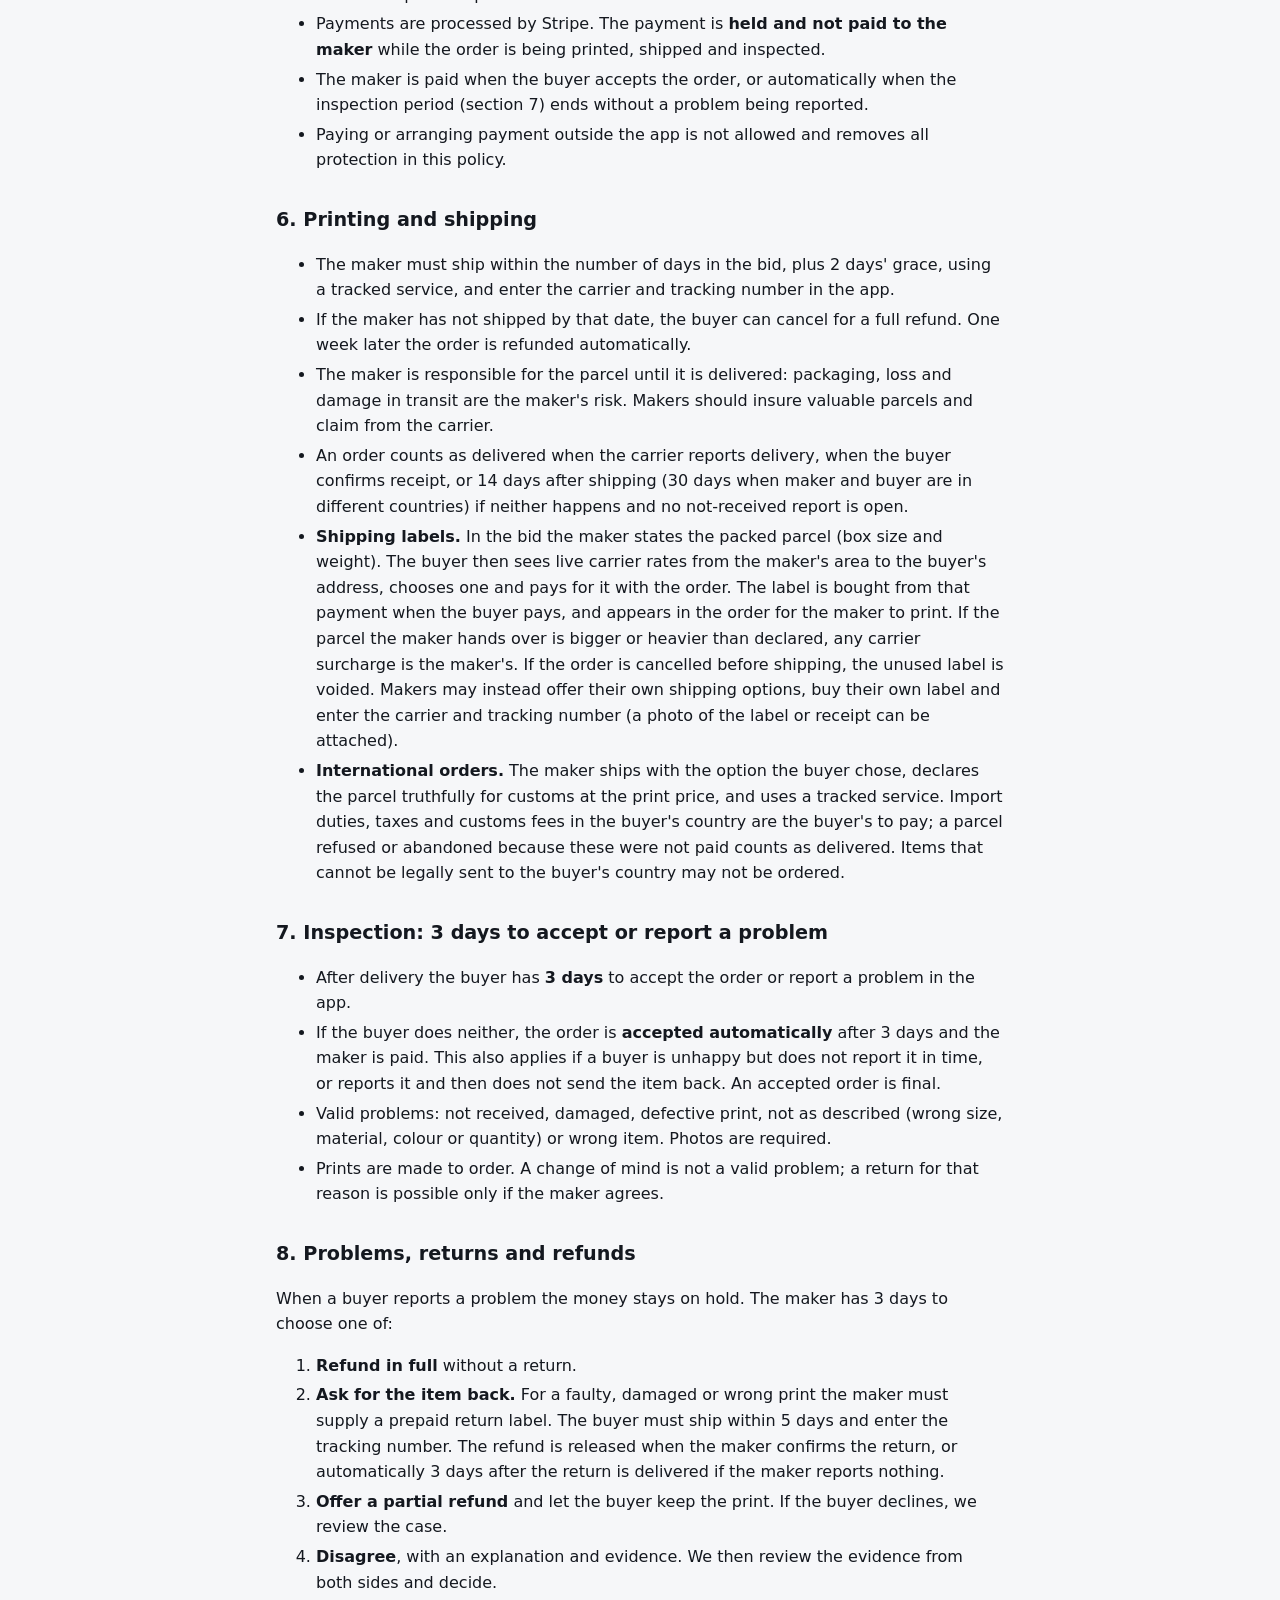
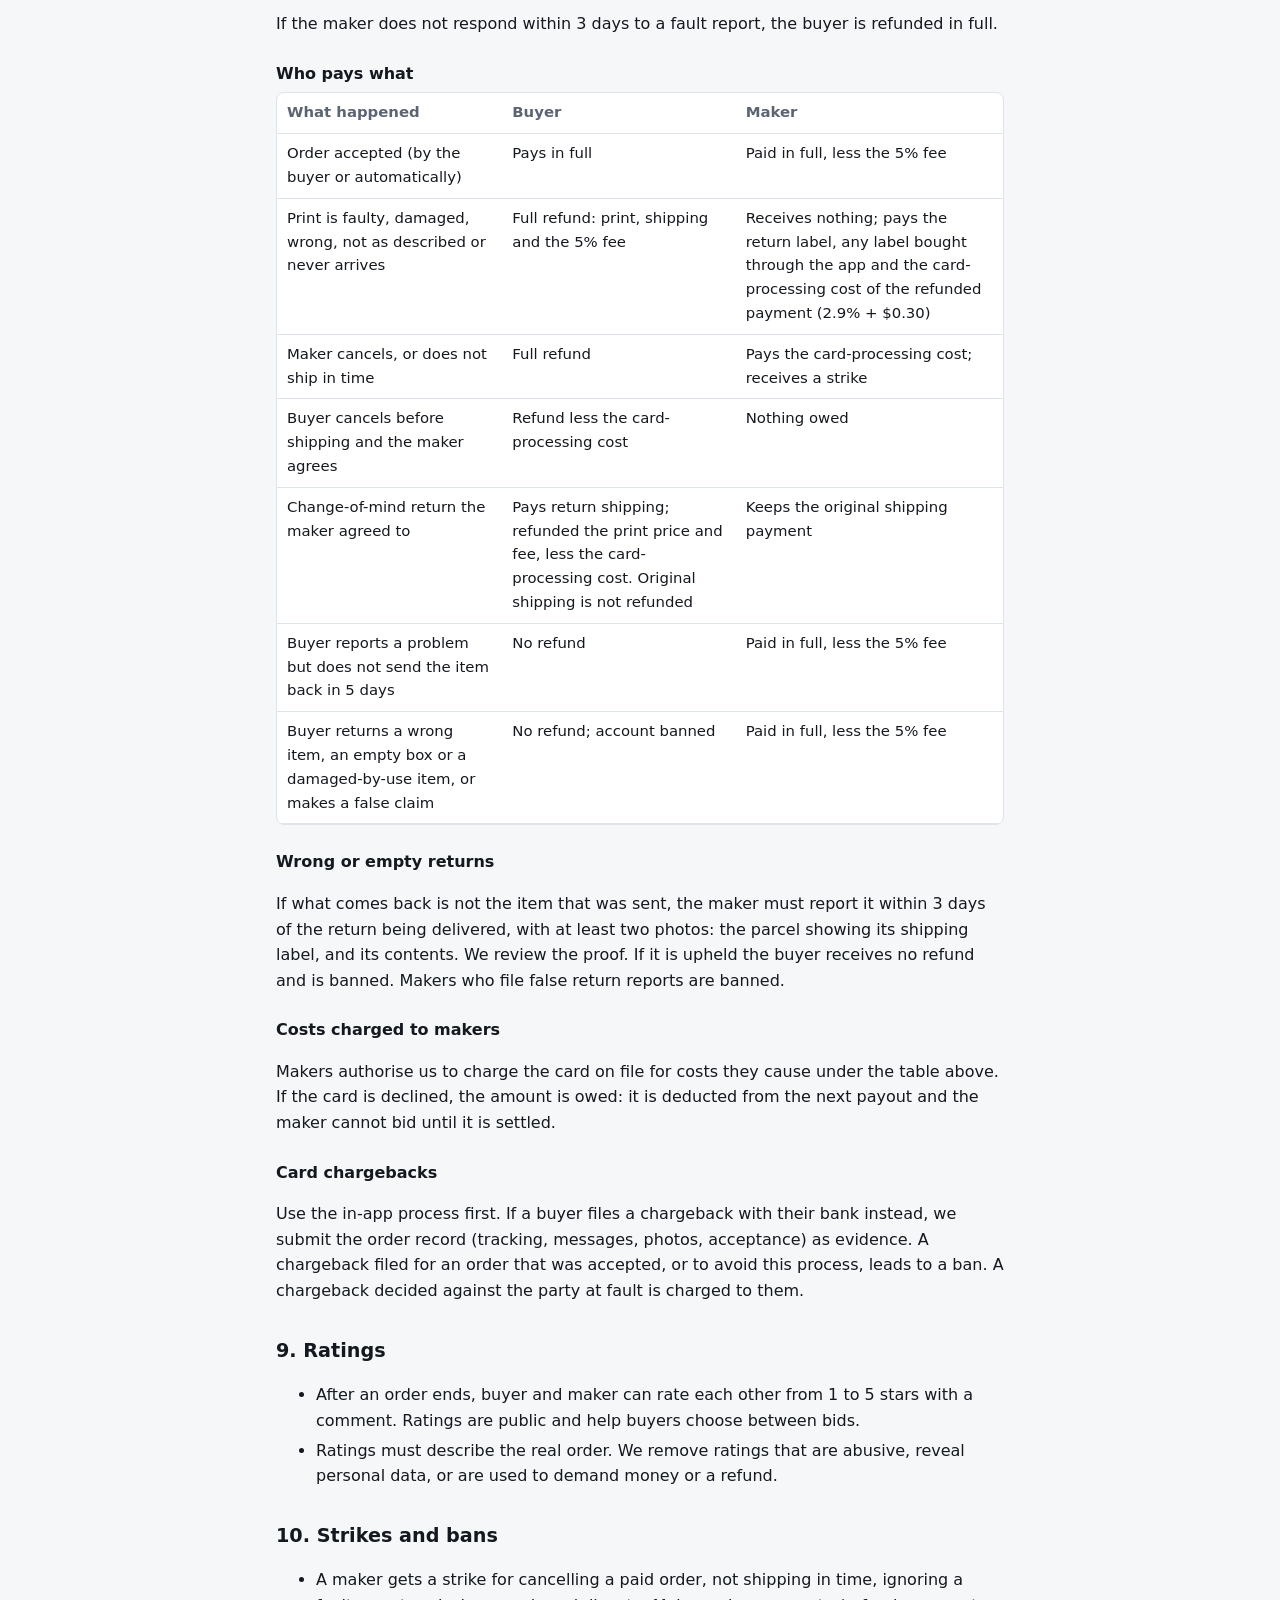
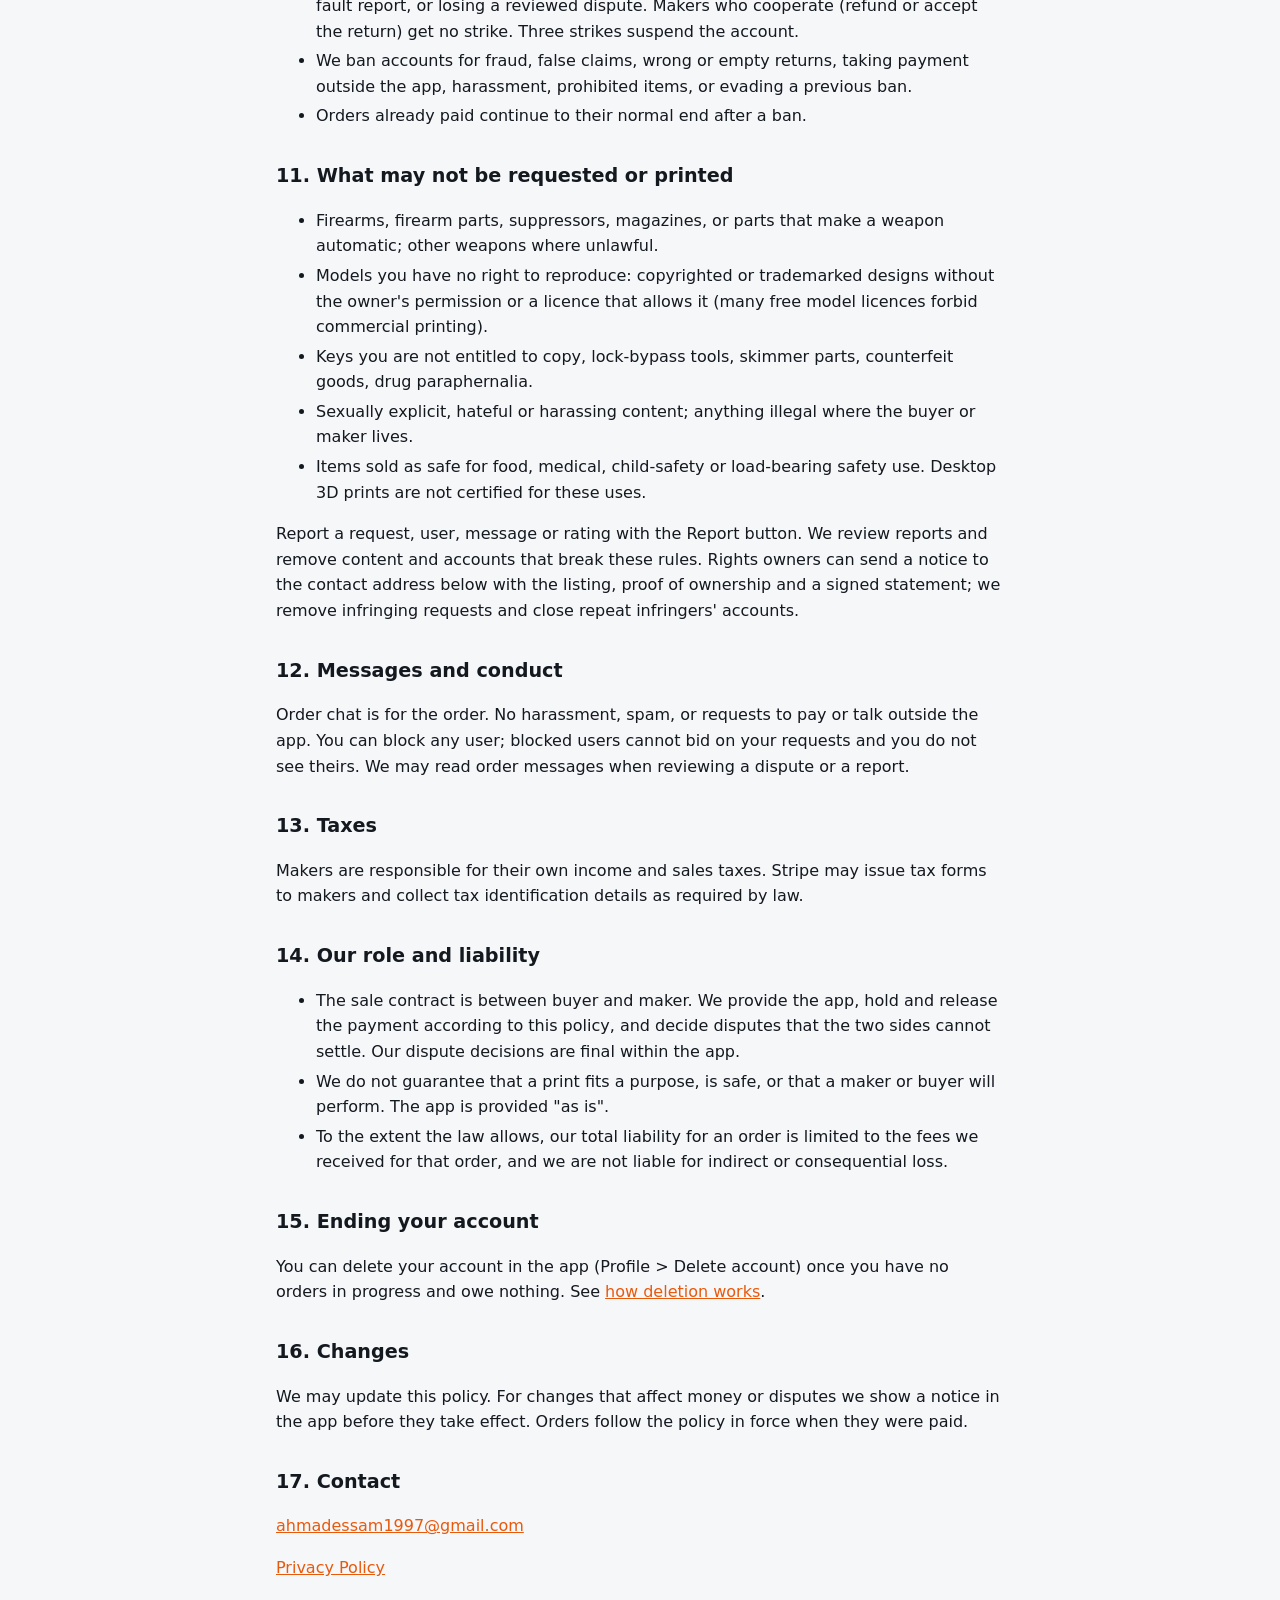
<file: print-bid-3d/terms.html>
<!doctype html>
<html lang="en">
<head>
<meta charset="utf-8">
<meta name="viewport" content="width=device-width, initial-scale=1">
<title>3D Print Bid - Terms and Marketplace Policy</title>
<link rel="stylesheet" href="page.css">
</head>
<body>
<main>
<h1>3D Print Bid: Terms and Marketplace Policy</h1>
<p class="meta">Effective 15 November 2026</p>

<p>3D Print Bid is a marketplace app. Buyers post a 3D model they want printed, makers (sellers) bid to print and
ship it, and the buyer picks a maker by price and rating. 3D Print Bid is operated by Ahmed Afifi ("we").
By creating an account you agree to these terms.</p>

<p class="box"><b>The rule behind every section below:</b> whoever causes a cost pays it. We are the venue, not the
maker, the buyer or the carrier. We do not make, inspect, store or ship prints.</p>

<h2>1. Accounts</h2>
<ul>
<li>You must be 18 or older and give true information. One account per person.</li>
<li>The service is open to buyers and makers worldwide. All prices, payments and payouts are in US dollars; your card or bank converts them. Makers are paid through Stripe, so a maker must live in a country where Stripe can pay out.</li>
<li>Makers must complete payout verification with our payment processor (Stripe) and keep a valid card on file
(section 8) before they can bid.</li>
<li>You are responsible for what happens under your account.</li>
</ul>

<h2>2. Posting a request (buyers)</h2>
<ul>
<li>Upload your model (3MF preferred because it carries colours and print settings; STL, STEP and OBJ are also
accepted), describe material, colour and quantity, and set the price range you are willing to pay for the print.</li>
<li>Your price range is for the print only. Each maker offers one or more shipping options (for example economy and express); you choose one when you accept a bid and pay its price.</li>
<li>You confirm that you own the model or have the right to have it printed. See section 11.</li>
<li>Makers bidding on your request see your city, region, postal code and country only. Your full address is shown only to the
maker you pay. Your model file can be downloaded only by the maker you pay, unless you switch on "let bidders
download".</li>
<li>Requests stay open for 14 days.</li>
</ul>

<h2>3. Bids (makers)</h2>
<ul>
<li>A bid states the print price, one to five shipping options with their prices, and the number of days you need before shipping. A bid is a
binding offer while it is active. You can change or withdraw it until the buyer accepts it.</li>
<li>By bidding you confirm you can print the model as described (size, material, colour, quantity).</li>
</ul>

<h2>4. Fees</h2>
<table>
<tr><th>Who</th><th>Fee</th></tr>
<tr><td>Buyer</td><td>5% of the print price, added at checkout. No fee on shipping.</td></tr>
<tr><td>Maker</td><td>5% of the print price, deducted from the payout. No fee on shipping.</td></tr>
</table>
<p>Example: print $40.00 + shipping $8.00. The buyer pays $50.00. The maker receives $46.00. We keep $4.00.
Our fees are earned only on orders that complete. On a full refund the buyer gets our 5% back too.</p>

<h2>5. Payment is held until the order is accepted</h2>
<ul>
<li>After accepting a bid the buyer has 24 hours to pay; otherwise the order is cancelled and the request reopens.</li>
<li>Payments are processed by Stripe. The payment is <b>held and not paid to the maker</b> while the order is being
printed, shipped and inspected.</li>
<li>The maker is paid when the buyer accepts the order, or automatically when the inspection period (section 7)
ends without a problem being reported.</li>
<li>Paying or arranging payment outside the app is not allowed and removes all protection in this policy.</li>
</ul>

<h2>6. Printing and shipping</h2>
<ul>
<li>The maker must ship within the number of days in the bid, plus 2 days' grace, using a tracked service, and
enter the carrier and tracking number in the app.</li>
<li>If the maker has not shipped by that date, the buyer can cancel for a full refund. One week later the order is
refunded automatically.</li>
<li>The maker is responsible for the parcel until it is delivered: packaging, loss and damage in transit are the
maker's risk. Makers should insure valuable parcels and claim from the carrier.</li>
<li>An order counts as delivered when the carrier reports delivery, when the buyer confirms receipt, or 14 days
after shipping (30 days when maker and buyer are in different countries) if neither happens and no not-received report is open.</li>
<li><b>Shipping labels.</b> In the bid the maker states the packed parcel (box size and weight). The buyer then
sees live carrier rates from the maker's area to the buyer's address, chooses one and pays for it with the order. The
label is bought from that payment when the buyer pays, and appears in the order for the maker to print. If the parcel
the maker hands over is bigger or heavier than declared, any carrier surcharge is the maker's. If the order is
cancelled before shipping, the unused label is voided. Makers may instead offer their own shipping options, buy their
own label and enter the carrier and tracking number (a photo of the label or receipt can be attached).</li>
<li><b>International orders.</b> The maker ships with the option the buyer chose, declares the parcel truthfully for
customs at the print price, and uses a tracked service. Import duties, taxes and customs fees in the buyer's country are
the buyer's to pay; a parcel refused or abandoned because these were not paid counts as delivered. Items that cannot be
legally sent to the buyer's country may not be ordered.</li>
</ul>

<h2>7. Inspection: 3 days to accept or report a problem</h2>
<ul>
<li>After delivery the buyer has <b>3 days</b> to accept the order or report a problem in the app.</li>
<li>If the buyer does neither, the order is <b>accepted automatically</b> after 3 days and the maker is paid.
This also applies if a buyer is unhappy but does not report it in time, or reports it and then does not send the
item back. An accepted order is final.</li>
<li>Valid problems: not received, damaged, defective print, not as described (wrong size, material, colour or
quantity) or wrong item. Photos are required.</li>
<li>Prints are made to order. A change of mind is not a valid problem; a return for that reason is possible only
if the maker agrees.</li>
</ul>

<h2>8. Problems, returns and refunds</h2>
<p>When a buyer reports a problem the money stays on hold. The maker has 3 days to choose one of:</p>
<ol>
<li><b>Refund in full</b> without a return.</li>
<li><b>Ask for the item back.</b> For a faulty, damaged or wrong print the maker must supply a prepaid return
label. The buyer must ship within 5 days and enter the tracking number. The refund is released when the maker
confirms the return, or automatically 3 days after the return is delivered if the maker reports nothing.</li>
<li><b>Offer a partial refund</b> and let the buyer keep the print. If the buyer declines, we review the case.</li>
<li><b>Disagree</b>, with an explanation and evidence. We then review the evidence from both sides and decide.</li>
</ol>
<p>If the maker does not respond within 3 days to a fault report, the buyer is refunded in full.</p>

<h3>Who pays what</h3>
<table>
<tr><th>What happened</th><th>Buyer</th><th>Maker</th></tr>
<tr><td>Order accepted (by the buyer or automatically)</td><td>Pays in full</td><td>Paid in full, less the 5% fee</td></tr>
<tr><td>Print is faulty, damaged, wrong, not as described or never arrives</td><td>Full refund: print, shipping and the 5% fee</td><td>Receives nothing; pays the return label, any label bought through the app and the card-processing cost of the refunded payment (2.9% + $0.30)</td></tr>
<tr><td>Maker cancels, or does not ship in time</td><td>Full refund</td><td>Pays the card-processing cost; receives a strike</td></tr>
<tr><td>Buyer cancels before shipping and the maker agrees</td><td>Refund less the card-processing cost</td><td>Nothing owed</td></tr>
<tr><td>Change-of-mind return the maker agreed to</td><td>Pays return shipping; refunded the print price and fee, less the card-processing cost. Original shipping is not refunded</td><td>Keeps the original shipping payment</td></tr>
<tr><td>Buyer reports a problem but does not send the item back in 5 days</td><td>No refund</td><td>Paid in full, less the 5% fee</td></tr>
<tr><td>Buyer returns a wrong item, an empty box or a damaged-by-use item, or makes a false claim</td><td>No refund; account banned</td><td>Paid in full, less the 5% fee</td></tr>
</table>

<h3>Wrong or empty returns</h3>
<p>If what comes back is not the item that was sent, the maker must report it within 3 days of the return being
delivered, with at least two photos: the parcel showing its shipping label, and its contents. We review the
proof. If it is upheld the buyer receives no refund and is banned. Makers who file false return reports are
banned.</p>

<h3>Costs charged to makers</h3>
<p>Makers authorise us to charge the card on file for costs they cause under the table above. If the card is
declined, the amount is owed: it is deducted from the next payout and the maker cannot bid until it is settled.</p>

<h3>Card chargebacks</h3>
<p>Use the in-app process first. If a buyer files a chargeback with their bank instead, we submit the order
record (tracking, messages, photos, acceptance) as evidence. A chargeback filed for an order that was accepted,
or to avoid this process, leads to a ban. A chargeback decided against the party at fault is charged to them.</p>

<h2>9. Ratings</h2>
<ul>
<li>After an order ends, buyer and maker can rate each other from 1 to 5 stars with a comment. Ratings are public
and help buyers choose between bids.</li>
<li>Ratings must describe the real order. We remove ratings that are abusive, reveal personal data, or are used
to demand money or a refund.</li>
</ul>

<h2>10. Strikes and bans</h2>
<ul>
<li>A maker gets a strike for cancelling a paid order, not shipping in time, ignoring a fault report, or losing a
reviewed dispute. Makers who cooperate (refund or accept the return) get no strike. Three strikes suspend the
account.</li>
<li>We ban accounts for fraud, false claims, wrong or empty returns, taking payment outside the app, harassment,
prohibited items, or evading a previous ban.</li>
<li>Orders already paid continue to their normal end after a ban.</li>
</ul>

<h2>11. What may not be requested or printed</h2>
<ul>
<li>Firearms, firearm parts, suppressors, magazines, or parts that make a weapon automatic; other weapons where
unlawful.</li>
<li>Models you have no right to reproduce: copyrighted or trademarked designs without the owner's permission or a
licence that allows it (many free model licences forbid commercial printing).</li>
<li>Keys you are not entitled to copy, lock-bypass tools, skimmer parts, counterfeit goods, drug paraphernalia.</li>
<li>Sexually explicit, hateful or harassing content; anything illegal where the buyer or maker lives.</li>
<li>Items sold as safe for food, medical, child-safety or load-bearing safety use. Desktop 3D prints are not
certified for these uses.</li>
</ul>
<p>Report a request, user, message or rating with the Report button. We review reports and remove content and
accounts that break these rules. Rights owners can send a notice to the contact address below with the listing,
proof of ownership and a signed statement; we remove infringing requests and close repeat infringers' accounts.</p>

<h2>12. Messages and conduct</h2>
<p>Order chat is for the order. No harassment, spam, or requests to pay or talk outside the app. You can block
any user; blocked users cannot bid on your requests and you do not see theirs. We may read order messages when
reviewing a dispute or a report.</p>

<h2>13. Taxes</h2>
<p>Makers are responsible for their own income and sales taxes. Stripe may issue tax forms to makers and collect
tax identification details as required by law.</p>

<h2>14. Our role and liability</h2>
<ul>
<li>The sale contract is between buyer and maker. We provide the app, hold and release the payment according to
this policy, and decide disputes that the two sides cannot settle. Our dispute decisions are final within the app.</li>
<li>We do not guarantee that a print fits a purpose, is safe, or that a maker or buyer will perform. The app is
provided "as is".</li>
<li>To the extent the law allows, our total liability for an order is limited to the fees we received for that
order, and we are not liable for indirect or consequential loss.</li>
</ul>

<h2>15. Ending your account</h2>
<p>You can delete your account in the app (Profile &gt; Delete account) once you have no orders in progress and
owe nothing. See <a href="delete-account.html">how deletion works</a>.</p>

<h2>16. Changes</h2>
<p>We may update this policy. For changes that affect money or disputes we show a notice in the app before they
take effect. Orders follow the policy in force when they were paid.</p>

<h2>17. Contact</h2>
<p><a href="mailto:ahmadessam1997@gmail.com">ahmadessam1997@gmail.com</a></p>
<p><a href="privacy.html">Privacy Policy</a></p>
</main>
</body>
</html>
</file>
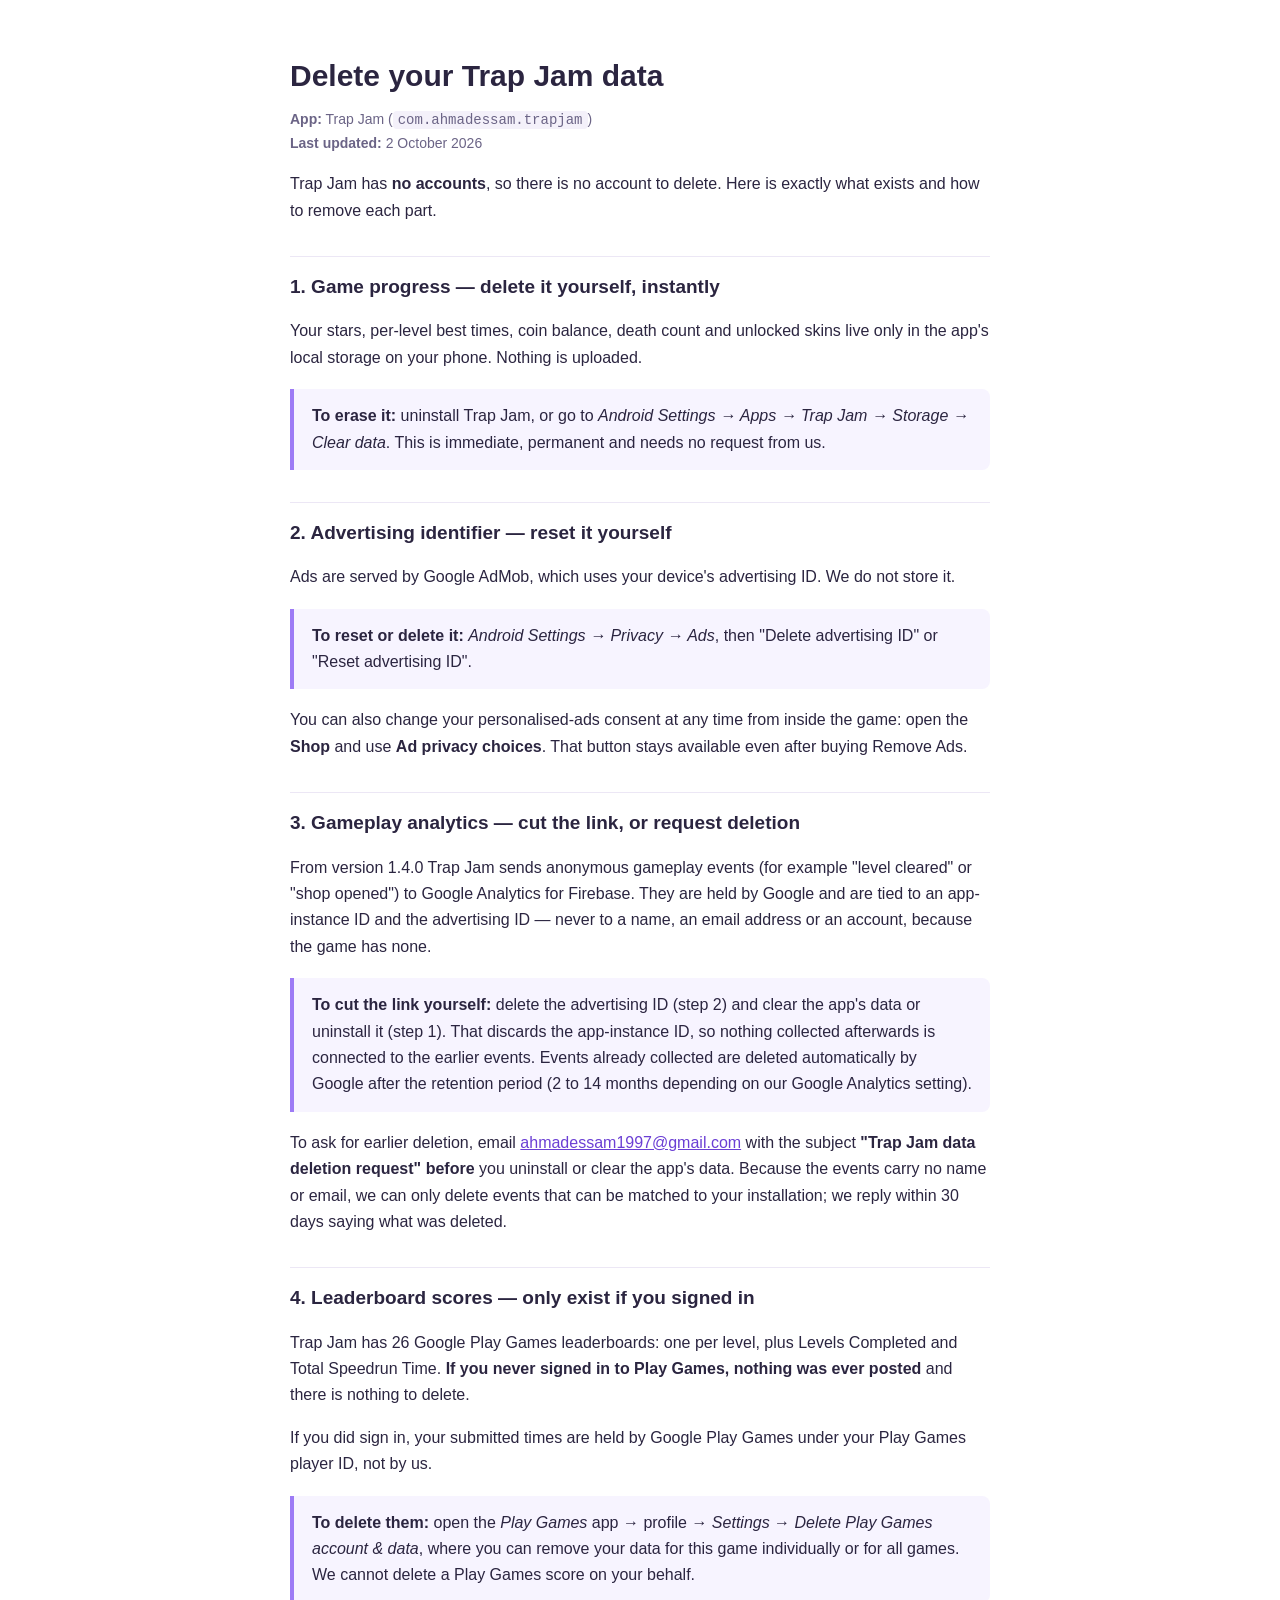
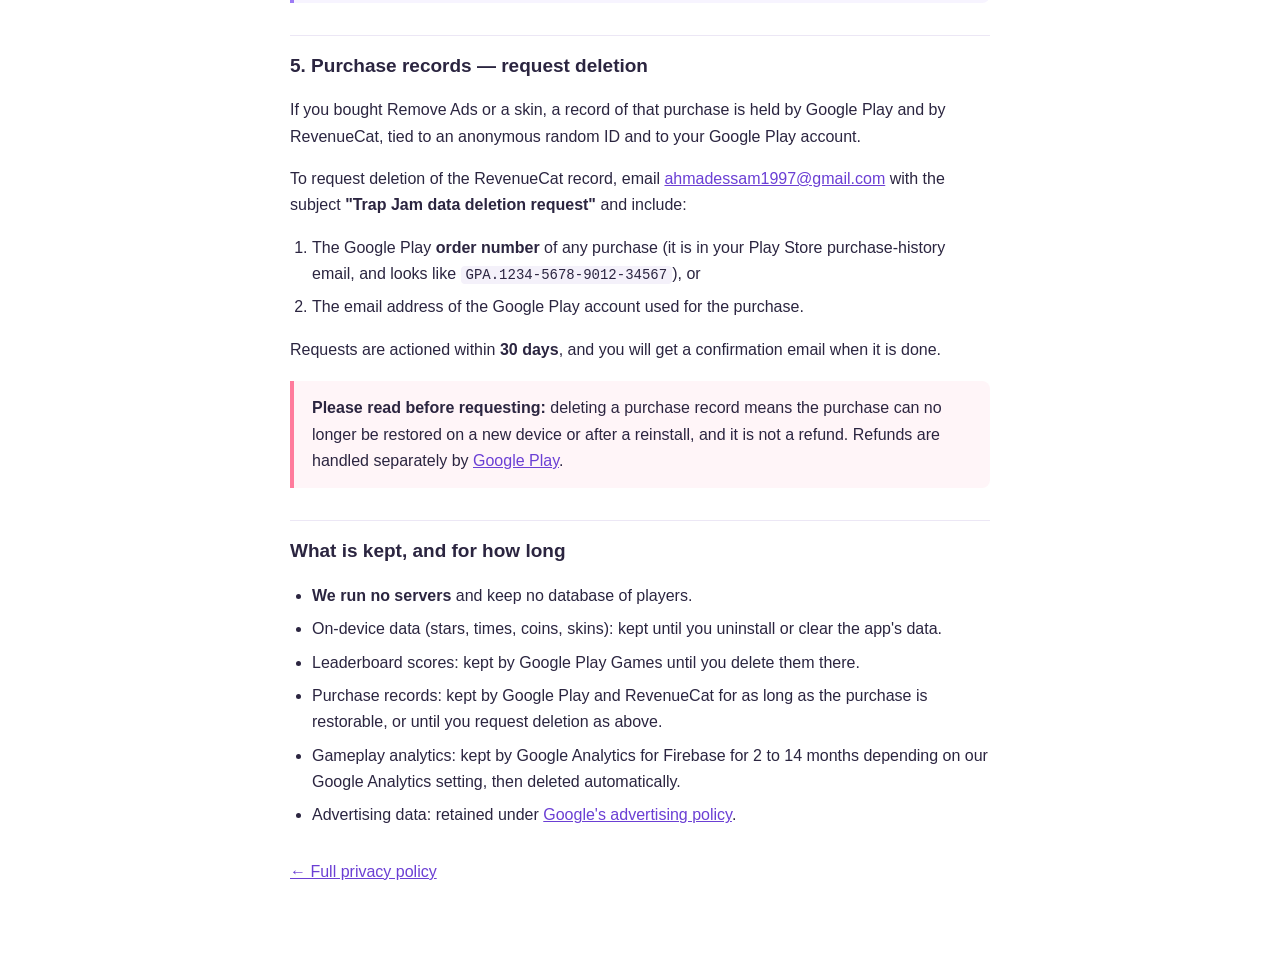
<file: trap-jam/delete-data.html>
<!DOCTYPE html>
<html lang="en">
<head>
<meta charset="UTF-8">
<meta name="viewport" content="width=device-width, initial-scale=1">
<title>Trap Jam — Delete Your Data</title>
<style>
  body{max-width:700px;margin:0 auto;padding:38px 22px 80px;
    font:16px/1.65 -apple-system,'Segoe UI',Roboto,sans-serif;color:#2b2540;background:#fff;}
  h1{font-size:30px;line-height:1.2;margin-bottom:4px;}
  h2{font-size:19px;margin:32px 0 10px;padding-top:14px;border-top:1px solid #ece7f5;}
  .meta{color:#6b6486;font-size:14px;margin-bottom:8px;}
  code{background:#f4f1fa;padding:1px 5px;border-radius:4px;font-size:14px;}
  ol,ul{padding-left:22px;} li{margin:7px 0;}
  a{color:#6b3fd4;}
  .box{background:#f7f4ff;border-left:4px solid #9d7bf5;padding:14px 18px;margin:18px 0;border-radius:0 8px 8px 0;}
  .warn{background:#fff5f8;border-left-color:#ff7b9c;}
</style>
</head>
<body>

<h1>Delete your Trap Jam data</h1>
<p class="meta"><strong>App:</strong> Trap Jam (<code>com.ahmadessam.trapjam</code>)<br>
<strong>Last updated:</strong> 2 October 2026</p>

<p>Trap Jam has <strong>no accounts</strong>, so there is no account to delete.
Here is exactly what exists and how to remove each part.</p>

<h2>1. Game progress — delete it yourself, instantly</h2>
<p>Your stars, per-level best times, coin balance, death count and unlocked
skins live only in the app's local storage on your phone. Nothing is uploaded.</p>
<div class="box">
  <strong>To erase it:</strong> uninstall Trap Jam, or go to
  <em>Android Settings → Apps → Trap Jam → Storage → Clear data</em>.
  This is immediate, permanent and needs no request from us.
</div>

<h2>2. Advertising identifier — reset it yourself</h2>
<p>Ads are served by Google AdMob, which uses your device's advertising ID.
We do not store it.</p>
<div class="box">
  <strong>To reset or delete it:</strong>
  <em>Android Settings → Privacy → Ads</em>, then "Delete advertising ID" or
  "Reset advertising ID".
</div>
<p>You can also change your personalised-ads consent at any time from inside the
game: open the <strong>Shop</strong> and use <strong>Ad privacy choices</strong>.
That button stays available even after buying Remove Ads.</p>

<h2>3. Gameplay analytics — cut the link, or request deletion</h2>
<p>From version 1.4.0 Trap Jam sends anonymous gameplay events (for example
"level cleared" or "shop opened") to Google Analytics for Firebase. They are
held by Google and are tied to an app-instance ID and the advertising ID —
never to a name, an email address or an account, because the game has none.</p>
<div class="box">
  <strong>To cut the link yourself:</strong> delete the advertising ID (step 2)
  and clear the app's data or uninstall it (step 1). That discards the
  app-instance ID, so nothing collected afterwards is connected to the earlier
  events. Events already collected are deleted automatically by Google after
  the retention period (2 to 14 months depending on our Google Analytics setting).
</div>
<p>To ask for earlier deletion, email
<a href="mailto:ahmadessam1997@gmail.com?subject=Trap%20Jam%20data%20deletion%20request">ahmadessam1997@gmail.com</a>
with the subject <strong>"Trap Jam data deletion request"</strong>
<strong>before</strong> you uninstall or clear the app's data. Because the
events carry no name or email, we can only delete events that can be matched
to your installation; we reply within 30 days saying what was deleted.</p>

<h2>4. Leaderboard scores — only exist if you signed in</h2>
<p>Trap Jam has 26 Google Play Games leaderboards: one per level, plus Levels
Completed and Total Speedrun Time. <strong>If you never signed in to Play Games,
nothing was ever posted</strong> and there is nothing to delete.</p>
<p>If you did sign in, your submitted times are held by Google Play Games under
your Play Games player ID, not by us.</p>
<div class="box">
  <strong>To delete them:</strong> open the <em>Play Games</em> app →
  profile → <em>Settings</em> → <em>Delete Play Games account &amp; data</em>,
  where you can remove your data for this game individually or for all games.
  We cannot delete a Play Games score on your behalf.
</div>

<h2>5. Purchase records — request deletion</h2>
<p>If you bought Remove Ads or a skin, a record of that purchase is held by
Google Play and by RevenueCat, tied to an anonymous random ID and to your
Google Play account.</p>

<p>To request deletion of the RevenueCat record, email
<a href="mailto:ahmadessam1997@gmail.com?subject=Trap%20Jam%20data%20deletion%20request">ahmadessam1997@gmail.com</a>
with the subject <strong>"Trap Jam data deletion request"</strong> and include:</p>
<ol>
  <li>The Google Play <strong>order number</strong> of any purchase
      (it is in your Play Store purchase-history email, and looks like
      <code>GPA.1234-5678-9012-34567</code>), or</li>
  <li>The email address of the Google Play account used for the purchase.</li>
</ol>

<p>Requests are actioned within <strong>30 days</strong>, and you will get a
confirmation email when it is done.</p>

<div class="box warn">
  <strong>Please read before requesting:</strong> deleting a purchase record means
  the purchase can no longer be restored on a new device or after a reinstall,
  and it is not a refund. Refunds are handled separately by
  <a href="https://support.google.com/googleplay/answer/2479637">Google Play</a>.
</div>

<h2>What is kept, and for how long</h2>
<ul>
  <li><strong>We run no servers</strong> and keep no database of players.</li>
  <li>On-device data (stars, times, coins, skins): kept until you uninstall or
      clear the app's data.</li>
  <li>Leaderboard scores: kept by Google Play Games until you delete them there.</li>
  <li>Purchase records: kept by Google Play and RevenueCat for as long as the
      purchase is restorable, or until you request deletion as above.</li>
  <li>Gameplay analytics: kept by Google Analytics for Firebase for
      2 to 14 months depending on our Google Analytics setting, then deleted automatically.</li>
  <li>Advertising data: retained under
      <a href="https://policies.google.com/technologies/ads">Google's advertising policy</a>.</li>
</ul>

<p style="margin-top:30px"><a href="privacy-policy.html">← Full privacy policy</a></p>

</body>
</html>
</file>
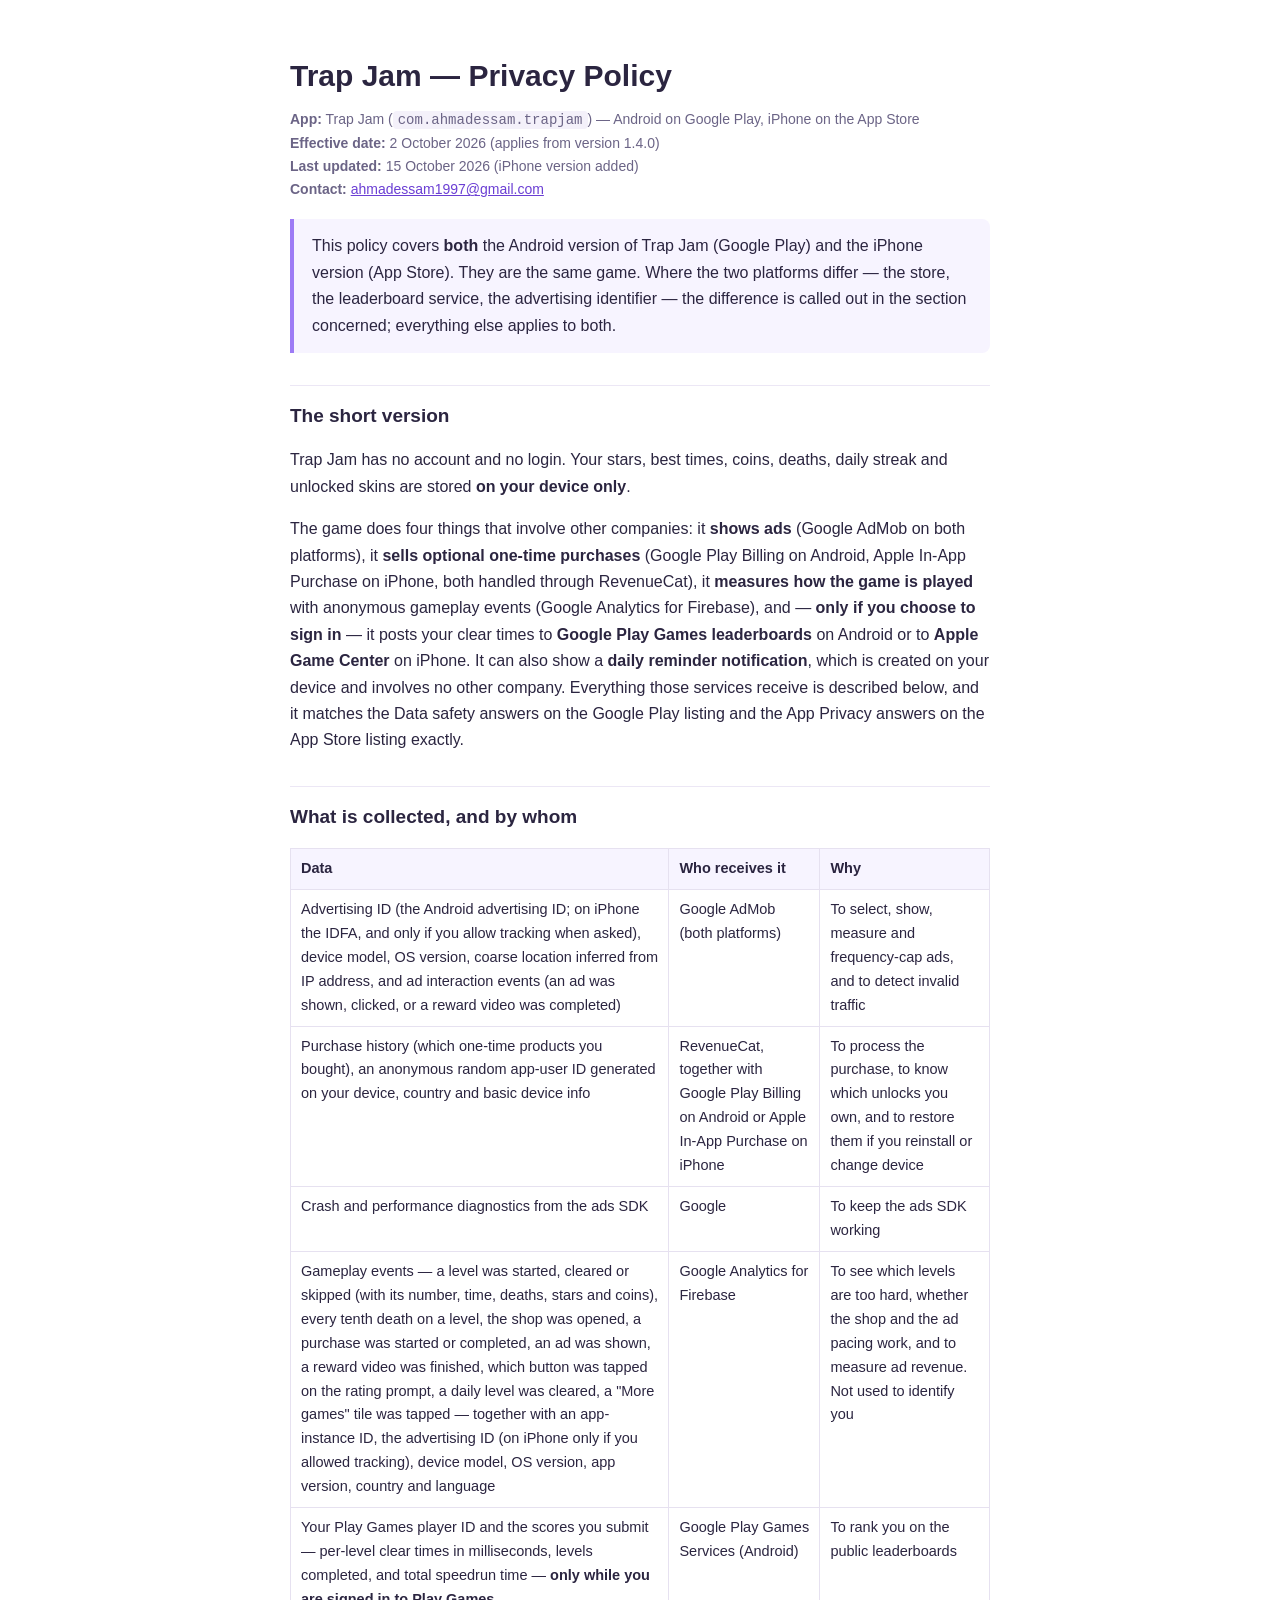
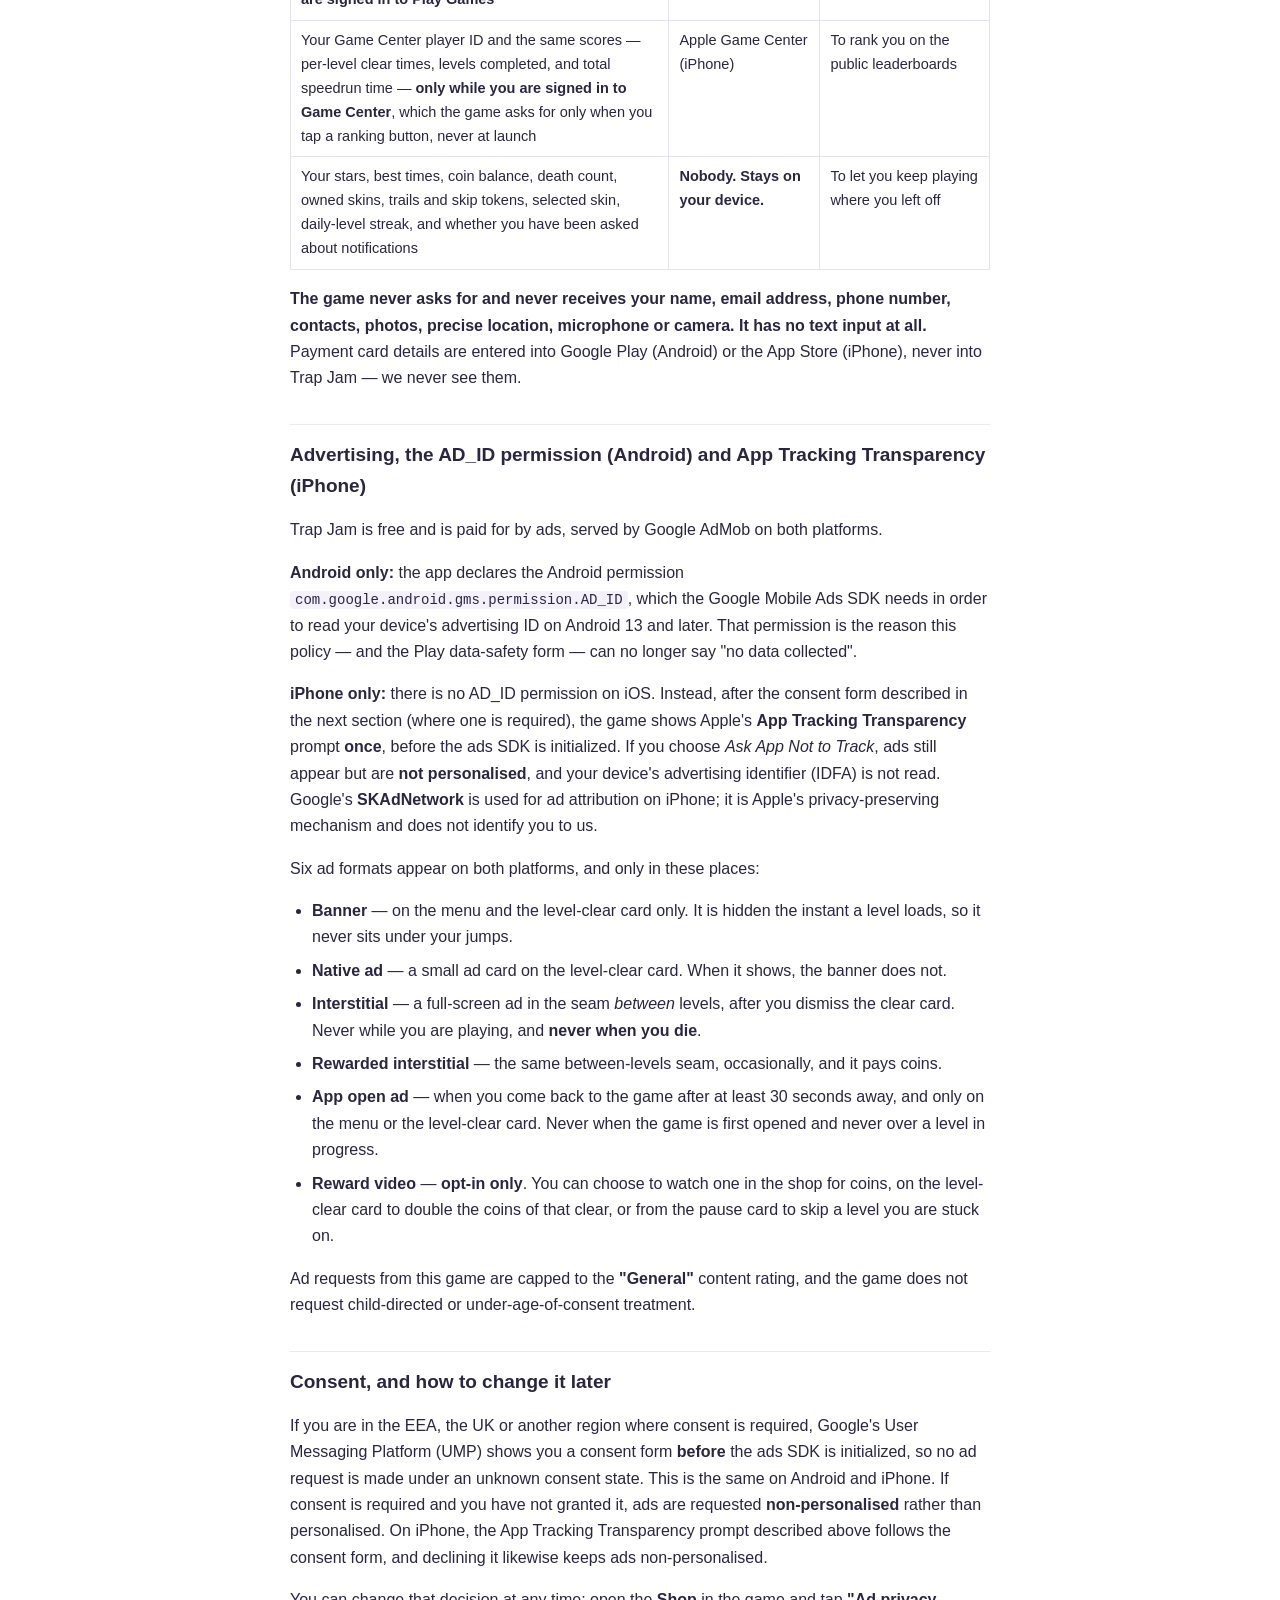
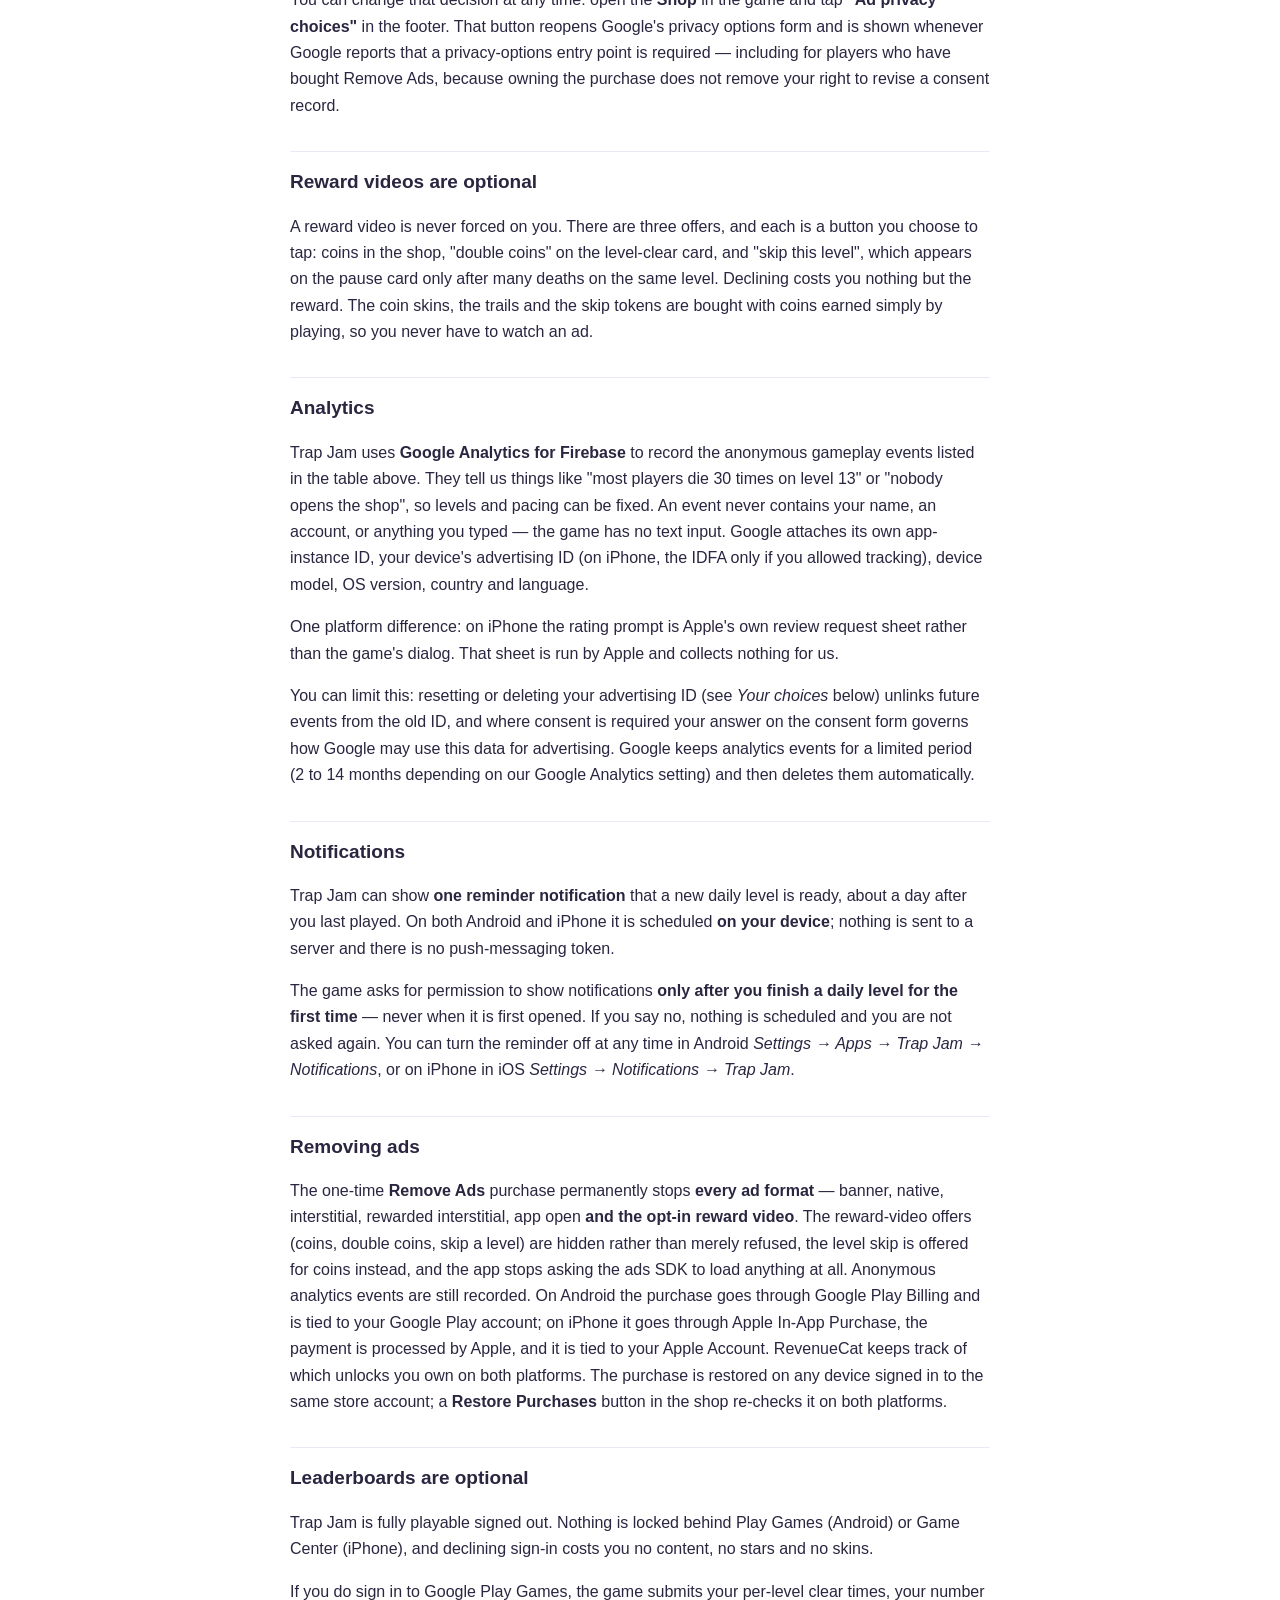
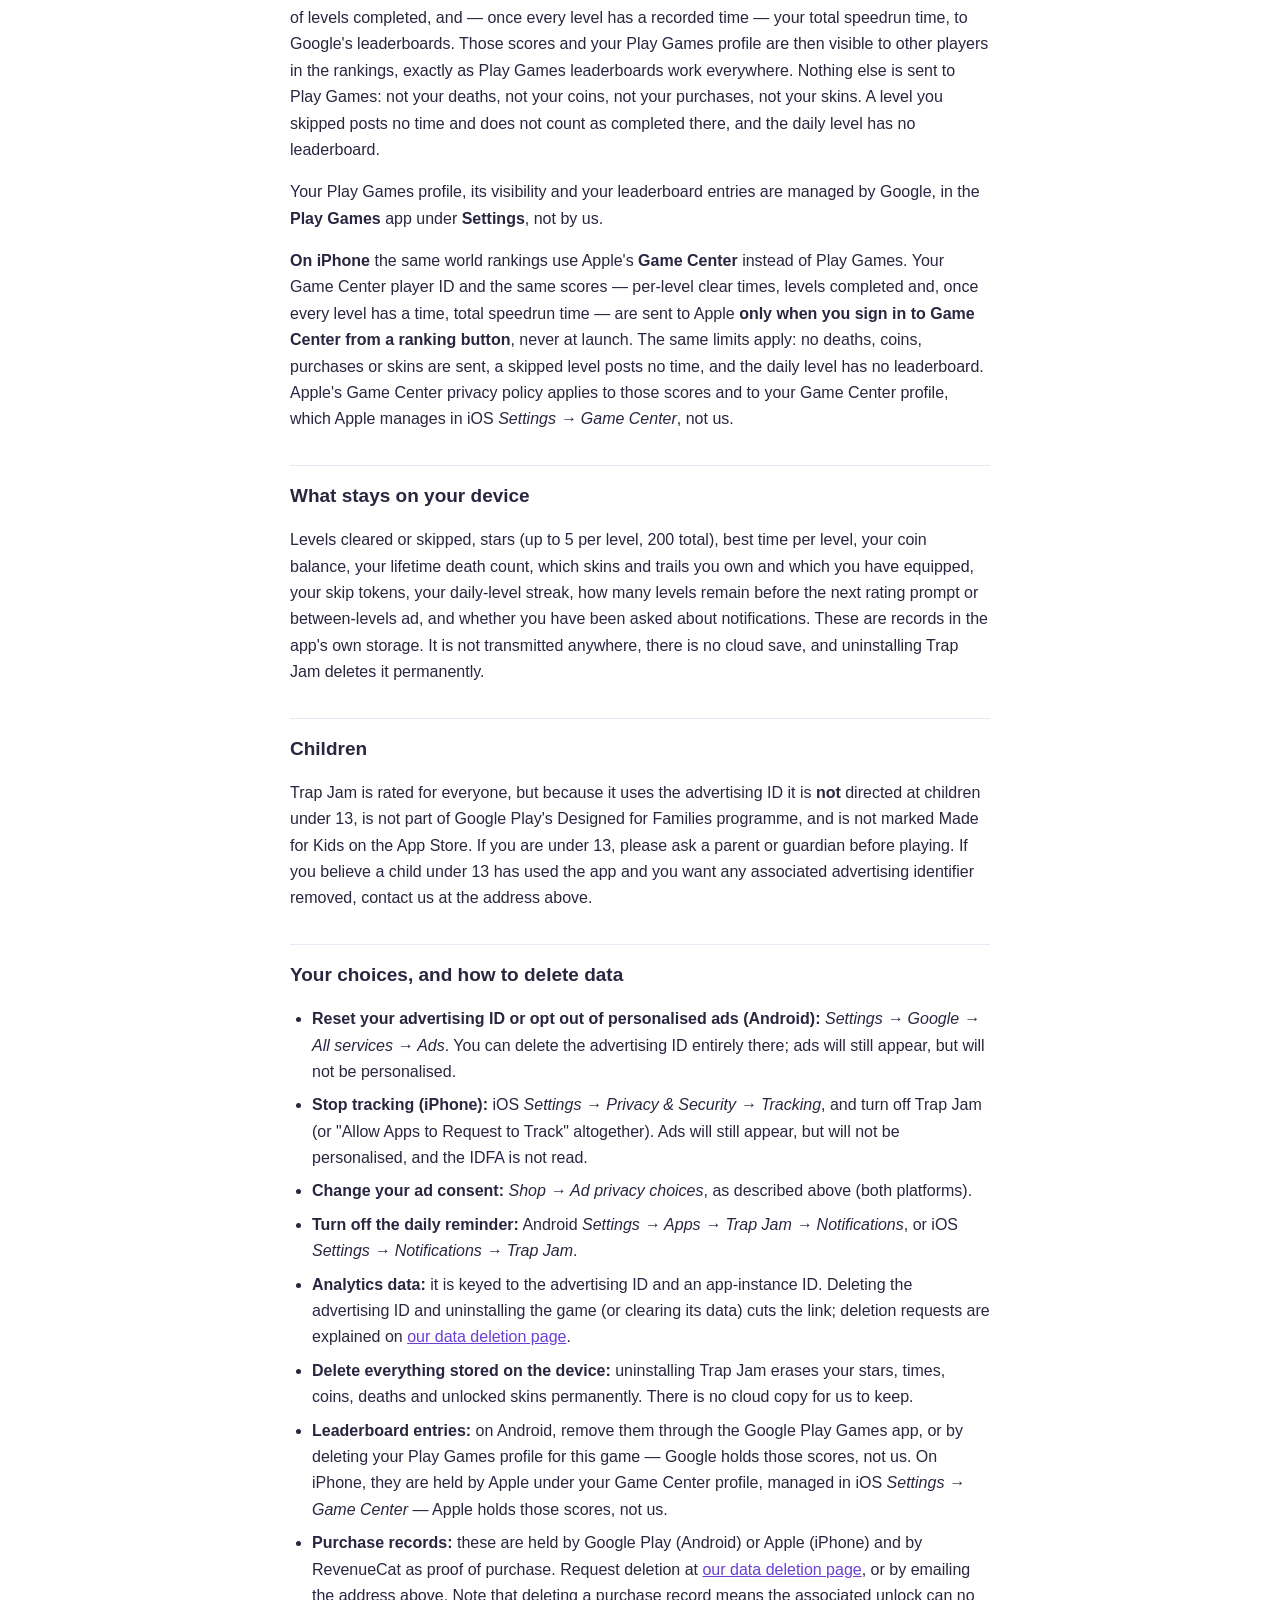
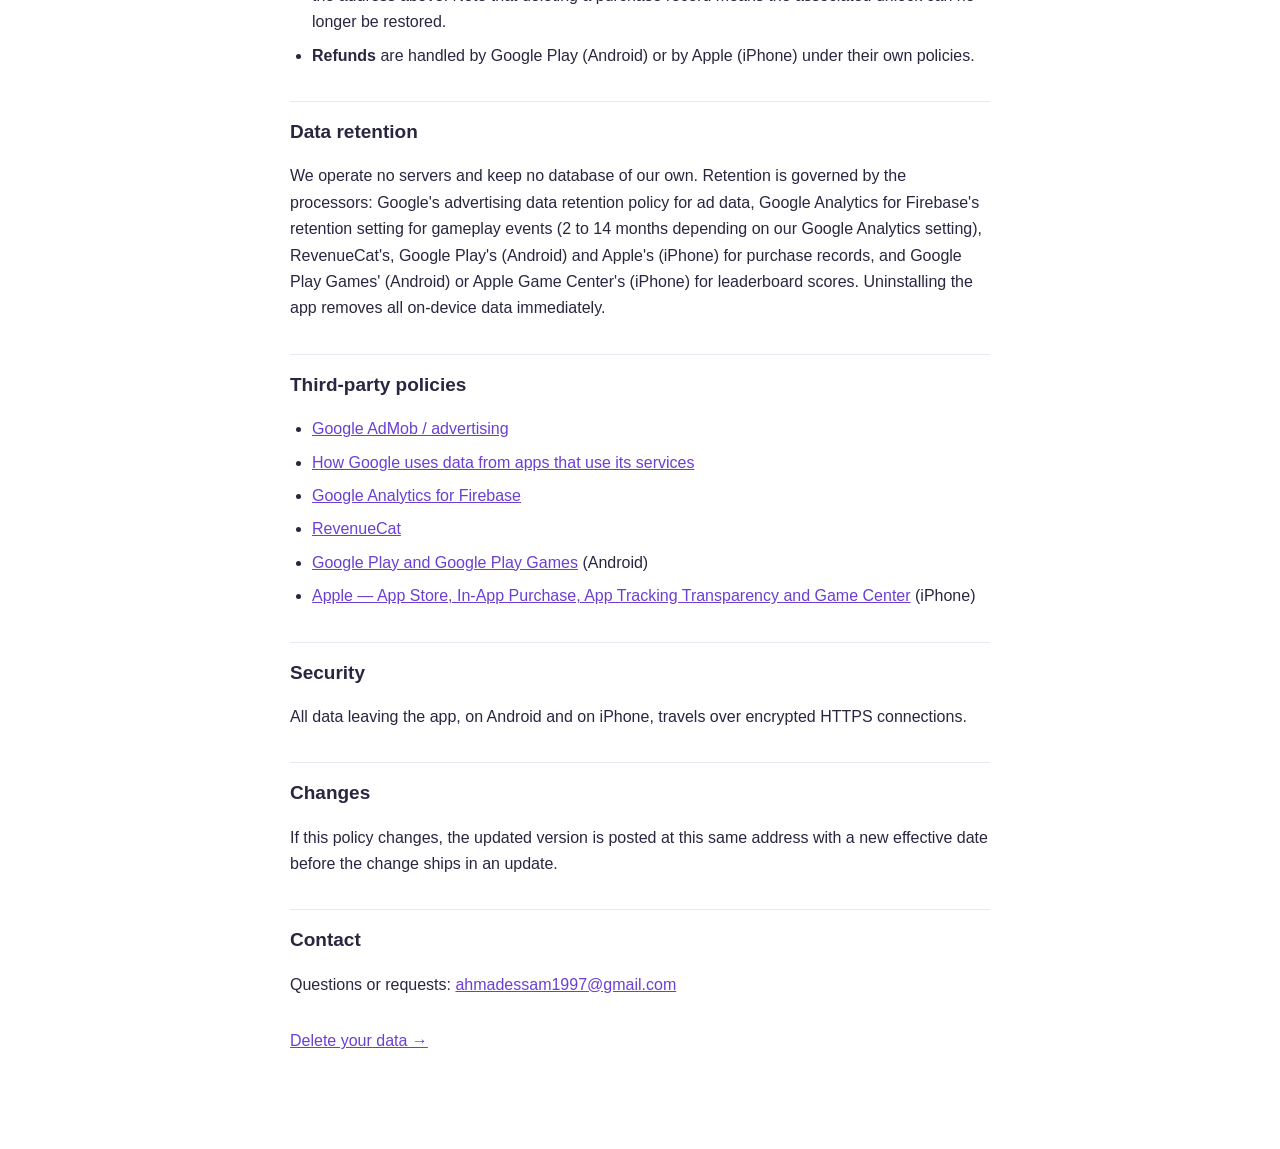
<file: trap-jam/privacy-policy.html>
<!DOCTYPE html>
<html lang="en">
<head>
<meta charset="UTF-8">
<meta name="viewport" content="width=device-width, initial-scale=1">
<title>Trap Jam — Privacy Policy</title>
<style>
  body{max-width:700px;margin:0 auto;padding:38px 22px 80px;
    font:16px/1.65 -apple-system,'Segoe UI',Roboto,sans-serif;color:#2b2540;background:#fff;}
  h1{font-size:30px;line-height:1.2;margin-bottom:4px;}
  h2{font-size:19px;margin:32px 0 10px;padding-top:14px;border-top:1px solid #ece7f5;}
  .meta{color:#6b6486;font-size:14px;margin-bottom:8px;}
  code{background:#f4f1fa;padding:1px 5px;border-radius:4px;font-size:14px;}
  ol,ul{padding-left:22px;} li{margin:7px 0;}
  a{color:#6b3fd4;}
  table{border-collapse:collapse;width:100%;margin:16px 0;font-size:14.5px;}
  th,td{border:1px solid #e6e1f0;padding:8px 10px;text-align:left;vertical-align:top;}
  th{background:#f7f4ff;font-weight:700;}
  .box{background:#f7f4ff;border-left:4px solid #9d7bf5;padding:14px 18px;margin:18px 0;border-radius:0 8px 8px 0;}
</style>
</head>
<body>

<h1>Trap Jam — Privacy Policy</h1>
<p class="meta"><strong>App:</strong> Trap Jam (<code>com.ahmadessam.trapjam</code>) — Android on Google Play, iPhone on the App Store<br>
<strong>Effective date:</strong> 2 October 2026 (applies from version 1.4.0)<br>
<strong>Last updated:</strong> 15 October 2026 (iPhone version added)<br>
<strong>Contact:</strong> <a href="mailto:ahmadessam1997@gmail.com">ahmadessam1997@gmail.com</a></p>
<p class="box">This policy covers <strong>both</strong> the Android version of Trap Jam (Google Play) and
the iPhone version (App Store). They are the same game. Where the two platforms
differ — the store, the leaderboard service, the advertising identifier — the
difference is called out in the section concerned; everything else applies to both.</p>

<h2>The short version</h2>
<p>Trap Jam has no account and no login. Your stars, best times, coins, deaths,
daily streak and unlocked skins are stored <strong>on your device only</strong>.</p>
<p>The game does four things that involve other companies: it <strong>shows ads</strong>
(Google AdMob on both platforms), it <strong>sells optional one-time purchases</strong>
(Google Play Billing on Android, Apple In-App Purchase on iPhone, both handled
through RevenueCat), it <strong>measures how the game is played</strong> with
anonymous gameplay events (Google Analytics for Firebase), and — <strong>only if you
choose to sign in</strong> — it posts your clear times to <strong>Google Play Games
leaderboards</strong> on Android or to <strong>Apple Game Center</strong> on iPhone. It can also
show a <strong>daily reminder notification</strong>, which is
created on your device and involves no other company. Everything those
services receive is described below, and it matches the Data safety answers on
the Google Play listing and the App Privacy answers on the App Store listing exactly.</p>

<h2>What is collected, and by whom</h2>
<table>
  <tr><th>Data</th><th>Who receives it</th><th>Why</th></tr>
  <tr><td>Advertising ID (the Android advertising ID; on iPhone the IDFA, and only if you allow tracking when asked), device model, OS version, coarse location inferred from IP address, and ad interaction events (an ad was shown, clicked, or a reward video was completed)</td><td>Google AdMob (both platforms)</td><td>To select, show, measure and frequency-cap ads, and to detect invalid traffic</td></tr>
  <tr><td>Purchase history (which one-time products you bought), an anonymous random app-user ID generated on your device, country and basic device info</td><td>RevenueCat, together with Google Play Billing on Android or Apple In-App Purchase on iPhone</td><td>To process the purchase, to know which unlocks you own, and to restore them if you reinstall or change device</td></tr>
  <tr><td>Crash and performance diagnostics from the ads SDK</td><td>Google</td><td>To keep the ads SDK working</td></tr>
  <tr><td>Gameplay events — a level was started, cleared or skipped (with its number, time, deaths, stars and coins), every tenth death on a level, the shop was opened, a purchase was started or completed, an ad was shown, a reward video was finished, which button was tapped on the rating prompt, a daily level was cleared, a "More games" tile was tapped — together with an app-instance ID, the advertising ID (on iPhone only if you allowed tracking), device model, OS version, app version, country and language</td><td>Google Analytics for Firebase</td><td>To see which levels are too hard, whether the shop and the ad pacing work, and to measure ad revenue. Not used to identify you</td></tr>
  <tr><td>Your Play Games player ID and the scores you submit — per-level clear times in milliseconds, levels completed, and total speedrun time — <strong>only while you are signed in to Play Games</strong></td><td>Google Play Games Services (Android)</td><td>To rank you on the public leaderboards</td></tr>
  <tr><td>Your Game Center player ID and the same scores — per-level clear times, levels completed, and total speedrun time — <strong>only while you are signed in to Game Center</strong>, which the game asks for only when you tap a ranking button, never at launch</td><td>Apple Game Center (iPhone)</td><td>To rank you on the public leaderboards</td></tr>
  <tr><td>Your stars, best times, coin balance, death count, owned skins, trails and skip tokens, selected skin, daily-level streak, and whether you have been asked about notifications</td><td><strong>Nobody. Stays on your device.</strong></td><td>To let you keep playing where you left off</td></tr>
</table>
<p><strong>The game never asks for and never receives your name, email address, phone
number, contacts, photos, precise location, microphone or camera. It has no text
input at all.</strong> Payment card details are entered into Google Play (Android) or
the App Store (iPhone), never into Trap Jam — we never see them.</p>

<h2>Advertising, the AD_ID permission (Android) and App Tracking Transparency (iPhone)</h2>
<p>Trap Jam is free and is paid for by ads, served by Google AdMob on both platforms.</p>
<p><strong>Android only:</strong> the app declares the Android permission
<code>com.google.android.gms.permission.AD_ID</code>, which the Google Mobile Ads SDK needs
in order to read your device's advertising ID on Android 13 and later. That
permission is the reason this policy — and the Play data-safety form — can no
longer say "no data collected".</p>
<p><strong>iPhone only:</strong> there is no AD_ID permission on iOS. Instead, after the consent
form described in the next section (where one is required), the game shows
Apple's <strong>App Tracking Transparency</strong> prompt <strong>once</strong>, before the ads SDK is
initialized. If you choose <em>Ask App Not to Track</em>, ads still appear but are
<strong>not personalised</strong>, and your device's advertising identifier (IDFA) is not
read. Google's <strong>SKAdNetwork</strong> is used for ad attribution on iPhone; it is
Apple's privacy-preserving mechanism and does not identify you to us.</p>
<p>Six ad formats appear on both platforms, and only in these places:</p>
<ul>
  <li><strong>Banner</strong> — on the menu and the level-clear card only. It is hidden the
      instant a level loads, so it never sits under your jumps.</li>
  <li><strong>Native ad</strong> — a small ad card on the level-clear card. When it shows, the
      banner does not.</li>
  <li><strong>Interstitial</strong> — a full-screen ad in the seam <em>between</em> levels, after you
      dismiss the clear card. Never while you are playing, and <strong>never when you
      die</strong>.</li>
  <li><strong>Rewarded interstitial</strong> — the same between-levels seam, occasionally, and it
      pays coins.</li>
  <li><strong>App open ad</strong> — when you come back to the game after at least 30 seconds
      away, and only on the menu or the level-clear card. Never when the game is
      first opened and never over a level in progress.</li>
  <li><strong>Reward video</strong> — <strong>opt-in only</strong>. You can choose to watch one in the shop
      for coins, on the level-clear card to double the coins of that clear, or from
      the pause card to skip a level you are stuck on.</li>
</ul>
<p>Ad requests from this game are capped to the <strong>"General"</strong> content rating, and
the game does not request child-directed or under-age-of-consent treatment.</p>

<h2>Consent, and how to change it later</h2>
<p>If you are in the EEA, the UK or another region where consent is required,
Google's User Messaging Platform (UMP) shows you a consent form <strong>before</strong> the
ads SDK is initialized, so no ad request is made under an unknown consent state.
This is the same on Android and iPhone.
If consent is required and you have not granted it, ads are requested
<strong>non-personalised</strong> rather than personalised. On iPhone, the App Tracking
Transparency prompt described above follows the consent form, and declining it
likewise keeps ads non-personalised.</p>
<p>You can change that decision at any time: open the <strong>Shop</strong> in the game and tap
<strong>"Ad privacy choices"</strong> in the footer. That button reopens Google's privacy
options form and is shown whenever Google reports that a privacy-options entry
point is required — including for players who have bought Remove Ads, because
owning the purchase does not remove your right to revise a consent record.</p>

<h2>Reward videos are optional</h2>
<p>A reward video is never forced on you. There are three offers, and each is a
button you choose to tap: coins in the shop, "double coins" on the level-clear
card, and "skip this level", which appears on the pause card only after many
deaths on the same level. Declining costs you nothing but the reward. The coin
skins, the trails and the skip tokens are bought with coins earned simply by
playing, so you never have to watch an ad.</p>

<h2>Analytics</h2>
<p>Trap Jam uses <strong>Google Analytics for Firebase</strong> to record the anonymous gameplay
events listed in the table above. They tell us things like "most players die 30
times on level 13" or "nobody opens the shop", so levels and pacing can be
fixed. An event never contains your name, an account, or anything you typed —
the game has no text input. Google attaches its own app-instance ID, your
device's advertising ID (on iPhone, the IDFA only if you allowed tracking), device
model, OS version, country and language.</p>
<p>One platform difference: on iPhone the rating prompt is Apple's own review request
sheet rather than the game's dialog. That sheet is run by Apple and collects
nothing for us.</p>
<p>You can limit this: resetting or deleting your advertising ID (see <em>Your
choices</em> below) unlinks future events from the old ID, and where consent is
required your answer on the consent form governs how Google may use this data
for advertising. Google keeps analytics events for a
limited period (2 to 14 months depending on our Google Analytics setting) and then deletes them automatically.</p>

<h2>Notifications</h2>
<p>Trap Jam can show <strong>one reminder notification</strong> that a new daily level is
ready, about a day after you last played. On both Android and iPhone it is
scheduled <strong>on your device</strong>; nothing is sent to a server and there is no
push-messaging token.</p>
<p>The game asks for permission to show notifications <strong>only after you finish a
daily level for the first time</strong> — never when it is first opened. If you say
no, nothing is scheduled and you are not asked again. You can turn the reminder
off at any time in Android <em>Settings → Apps → Trap Jam → Notifications</em>, or on
iPhone in iOS <em>Settings → Notifications → Trap Jam</em>.</p>

<h2>Removing ads</h2>
<p>The one-time <strong>Remove Ads</strong> purchase permanently stops <strong>every ad format</strong> —
banner, native, interstitial, rewarded interstitial, app open <strong>and the opt-in
reward video</strong>. The reward-video offers (coins, double coins, skip a level) are
hidden rather than merely refused, the level skip is offered for coins instead,
and the app stops asking the ads SDK to load anything at all. Anonymous
analytics events are still recorded. On Android the purchase goes through Google
Play Billing and is tied to your Google Play account; on iPhone it goes through
Apple In-App Purchase, the payment is processed by Apple, and it is tied to your
Apple Account. RevenueCat keeps track of which unlocks you own on both platforms.
The purchase is restored on any device signed in to the same store account; a
<strong>Restore Purchases</strong> button in the shop re-checks it on both platforms.</p>

<h2>Leaderboards are optional</h2>
<p>Trap Jam is fully playable signed out. Nothing is locked behind Play Games
(Android) or Game Center (iPhone), and declining sign-in costs you no content, no
stars and no skins.</p>
<p>If you do sign in to Google Play Games, the game submits your per-level clear
times, your number of levels completed, and — once every level has a recorded
time — your total speedrun time, to Google's leaderboards. Those scores and your
Play Games profile are then visible to other players in the rankings, exactly as
Play Games leaderboards work everywhere. Nothing else is sent to Play Games:
not your deaths, not your coins, not your purchases, not your skins. A level you
skipped posts no time and does not count as completed there, and the daily level
has no leaderboard.</p>
<p>Your Play Games profile, its visibility and your leaderboard entries are managed
by Google, in the <strong>Play Games</strong> app under <strong>Settings</strong>, not by us.</p>
<p><strong>On iPhone</strong> the same world rankings use Apple's <strong>Game Center</strong> instead of
Play Games. Your Game Center player ID and the same scores — per-level clear
times, levels completed and, once every level has a time, total speedrun time —
are sent to Apple <strong>only when you sign in to Game Center from a ranking button</strong>,
never at launch. The same limits apply: no deaths, coins, purchases or skins are
sent, a skipped level posts no time, and the daily level has no leaderboard.
Apple's Game Center privacy policy applies to those scores and to your Game Center
profile, which Apple manages in iOS <em>Settings → Game Center</em>, not us.</p>

<h2>What stays on your device</h2>
<p>Levels cleared or skipped, stars (up to 5 per level, 200 total), best time per
level, your coin balance, your lifetime death count, which skins and trails you
own and which you have equipped, your skip tokens, your daily-level streak, how
many levels remain before the next rating prompt or between-levels ad, and
whether you have been asked about notifications. These are records in the app's
own storage. It is not
transmitted anywhere, there is no cloud save, and uninstalling Trap Jam deletes
it permanently.</p>

<h2>Children</h2>
<p>Trap Jam is rated for everyone, but because it uses the advertising ID it is
<strong>not</strong> directed at children under 13, is not part of Google Play's Designed
for Families programme, and is not marked Made for Kids on the App Store. If you are under 13, please ask a parent or guardian
before playing. If you believe a child under 13 has used the app and you want
any associated advertising identifier removed, contact us at the address above.</p>

<h2>Your choices, and how to delete data</h2>
<ul>
  <li><strong>Reset your advertising ID or opt out of personalised ads (Android):</strong>
      <em>Settings → Google → All services → Ads</em>. You can delete the advertising ID
      entirely there; ads will still appear, but will not be personalised.</li>
  <li><strong>Stop tracking (iPhone):</strong> iOS <em>Settings → Privacy &amp; Security → Tracking</em>,
      and turn off Trap Jam (or "Allow Apps to Request to Track" altogether). Ads
      will still appear, but will not be personalised, and the IDFA is not read.</li>
  <li><strong>Change your ad consent:</strong> <em>Shop → Ad privacy choices</em>, as described above
      (both platforms).</li>
  <li><strong>Turn off the daily reminder:</strong> Android <em>Settings → Apps → Trap Jam →
      Notifications</em>, or iOS <em>Settings → Notifications → Trap Jam</em>.</li>
  <li><strong>Analytics data:</strong> it is keyed to the advertising ID and an app-instance ID.
      Deleting the advertising ID and uninstalling the game (or clearing its data)
      cuts the link; deletion requests are explained on
      <a href="delete-data.html">our data deletion page</a>.</li>
  <li><strong>Delete everything stored on the device:</strong> uninstalling Trap Jam erases your
      stars, times, coins, deaths and unlocked skins permanently. There is no cloud
      copy for us to keep.</li>
  <li><strong>Leaderboard entries:</strong> on Android, remove them through the Google Play Games
      app, or by deleting your Play Games profile for this game — Google holds those
      scores, not us. On iPhone, they are held by Apple under your Game Center
      profile, managed in iOS <em>Settings → Game Center</em> — Apple holds those scores,
      not us.</li>
  <li><strong>Purchase records:</strong> these are held by Google Play (Android) or Apple (iPhone)
      and by RevenueCat as proof of
      purchase. Request deletion at <a href="delete-data.html">our data deletion page</a>, or
      by emailing the address above. Note that deleting a purchase
      record means the associated unlock can no longer be restored.</li>
  <li><strong>Refunds</strong> are handled by Google Play (Android) or by Apple (iPhone) under
      their own policies.</li>
</ul>

<h2>Data retention</h2>
<p>We operate no servers and keep no database of our own. Retention is governed by
the processors: Google's advertising data retention policy for ad data, Google
Analytics for Firebase's retention setting for gameplay events (2 to 14 months depending on our Google Analytics setting),
RevenueCat's, Google Play's (Android) and Apple's (iPhone) for purchase records,
and Google Play Games' (Android) or Apple Game Center's (iPhone) for leaderboard
scores. Uninstalling the app removes all on-device data immediately.</p>

<h2>Third-party policies</h2>
<ul>
  <li><a href="https://policies.google.com/technologies/ads">Google AdMob / advertising</a></li>
  <li><a href="https://policies.google.com/technologies/partner-sites">How Google uses data from apps that use its services</a></li>
  <li><a href="https://firebase.google.com/support/privacy">Google Analytics for Firebase</a></li>
  <li><a href="https://www.revenuecat.com/privacy">RevenueCat</a></li>
  <li><a href="https://policies.google.com/privacy">Google Play and Google Play Games</a> (Android)</li>
  <li><a href="https://www.apple.com/legal/privacy/">Apple — App Store, In-App Purchase, App Tracking Transparency and Game Center</a> (iPhone)</li>
</ul>

<h2>Security</h2>
<p>All data leaving the app, on Android and on iPhone, travels over encrypted HTTPS
connections.</p>

<h2>Changes</h2>
<p>If this policy changes, the updated version is posted at this same address with
a new effective date before the change ships in an update.</p>

<h2>Contact</h2>
<p>Questions or requests: <a href="mailto:ahmadessam1997@gmail.com">ahmadessam1997@gmail.com</a></p>

<p style="margin-top:30px"><a href="delete-data.html">Delete your data →</a></p>

</body>
</html>
</file>
<file: print-bid-3d/page.css>
:root { --bg: #f6f7f9; --card: #ffffff; --ink: #14181f; --muted: #5b6472; --line: #dfe3ea; --accent: #e8590c; }
@media (prefers-color-scheme: dark) {
  :root { --bg: #0f1216; --card: #171b21; --ink: #e9edf2; --muted: #9aa4b2; --line: #2a303a; --accent: #ff8a3d; }
}
* { box-sizing: border-box; }
body { margin: 0; background: var(--bg); color: var(--ink); font: 16px/1.6 system-ui, -apple-system, "Segoe UI", Roboto, sans-serif; }
main { max-width: 760px; margin: 0 auto; padding: 24px 16px 64px; }
h1 { font-size: 1.7rem; line-height: 1.25; margin: 8px 0 4px; }
h2 { font-size: 1.2rem; margin: 32px 0 8px; }
h3 { font-size: 1rem; margin: 24px 0 6px; }
a { color: var(--accent); }
.meta { color: var(--muted); margin-top: 0; }
.box { background: var(--card); border: 1px solid var(--line); border-left: 4px solid var(--accent); border-radius: 8px; padding: 12px 14px; }
table { width: 100%; border-collapse: collapse; background: var(--card); border: 1px solid var(--line); border-radius: 8px; display: block; overflow-x: auto; }
th, td { text-align: left; vertical-align: top; padding: 8px 10px; border-bottom: 1px solid var(--line); font-size: 0.93rem; }
th { color: var(--muted); font-weight: 600; }
li { margin: 4px 0; }
</file>
